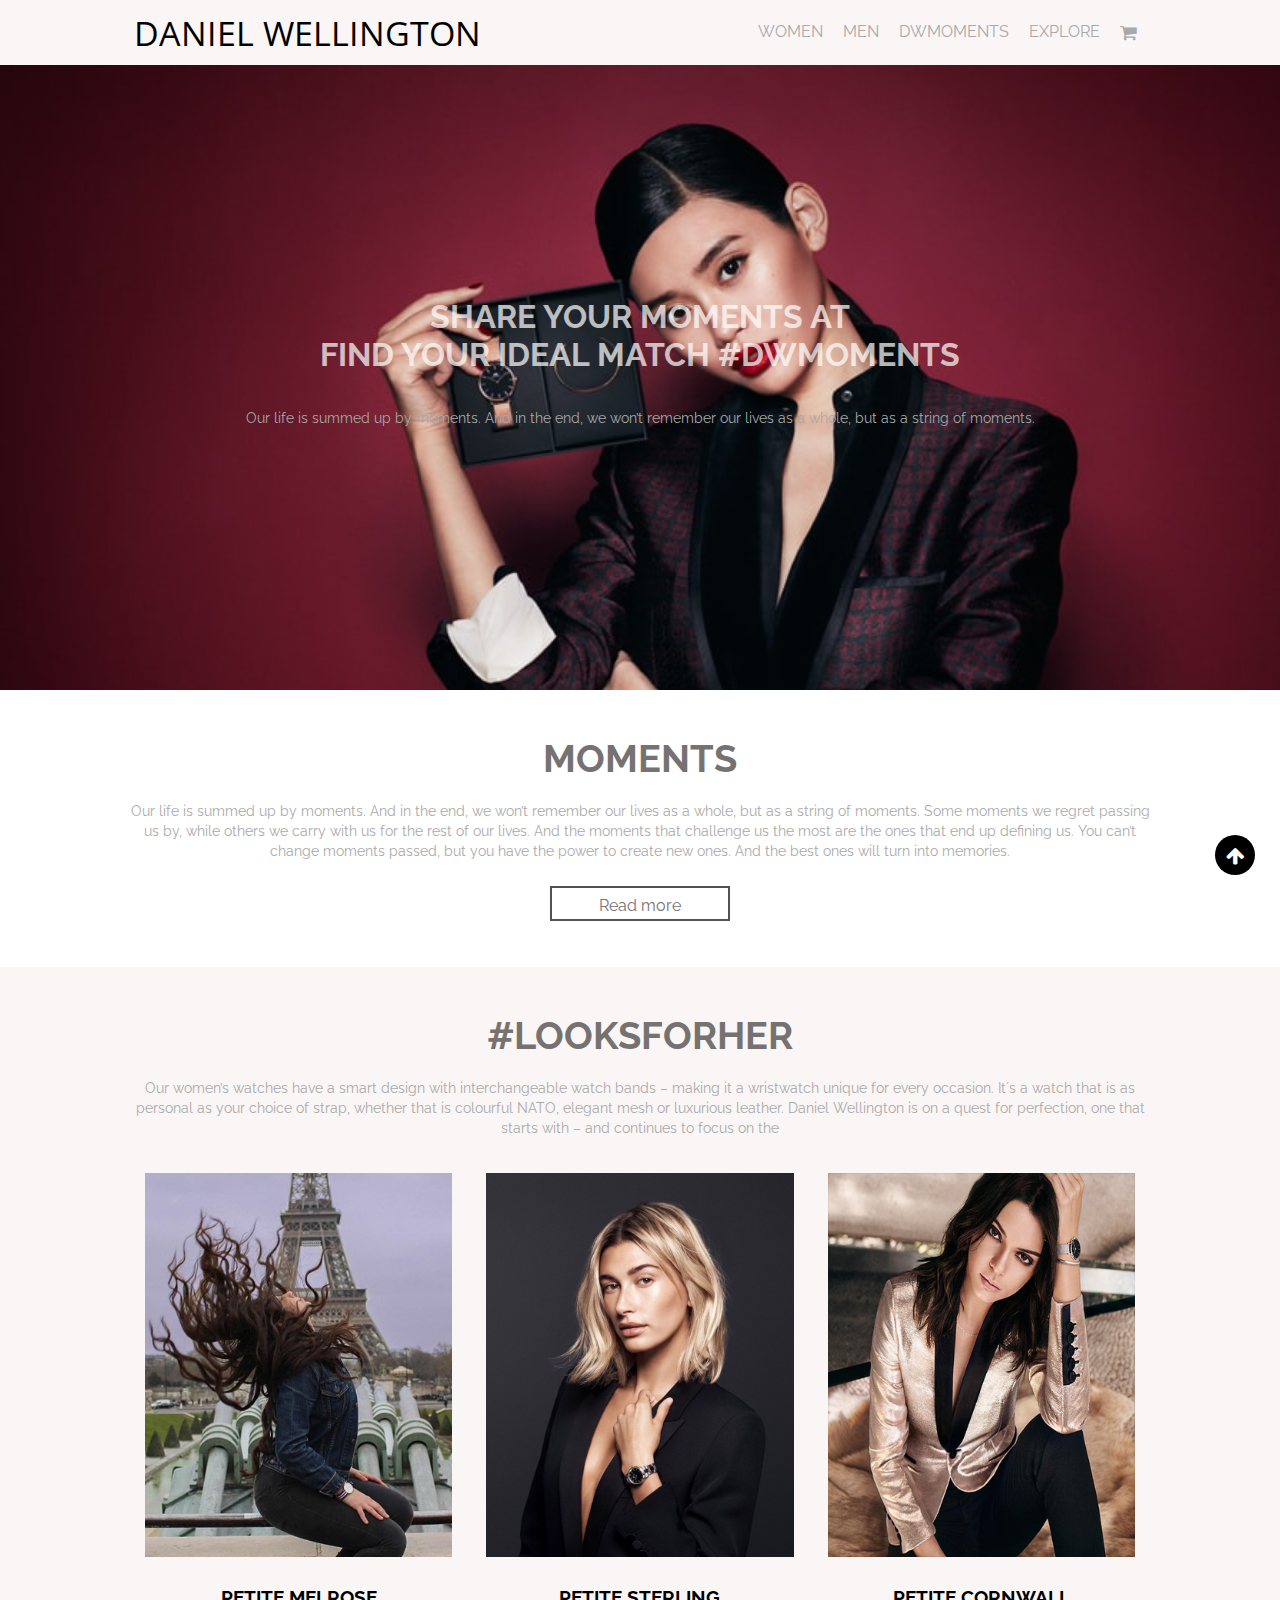
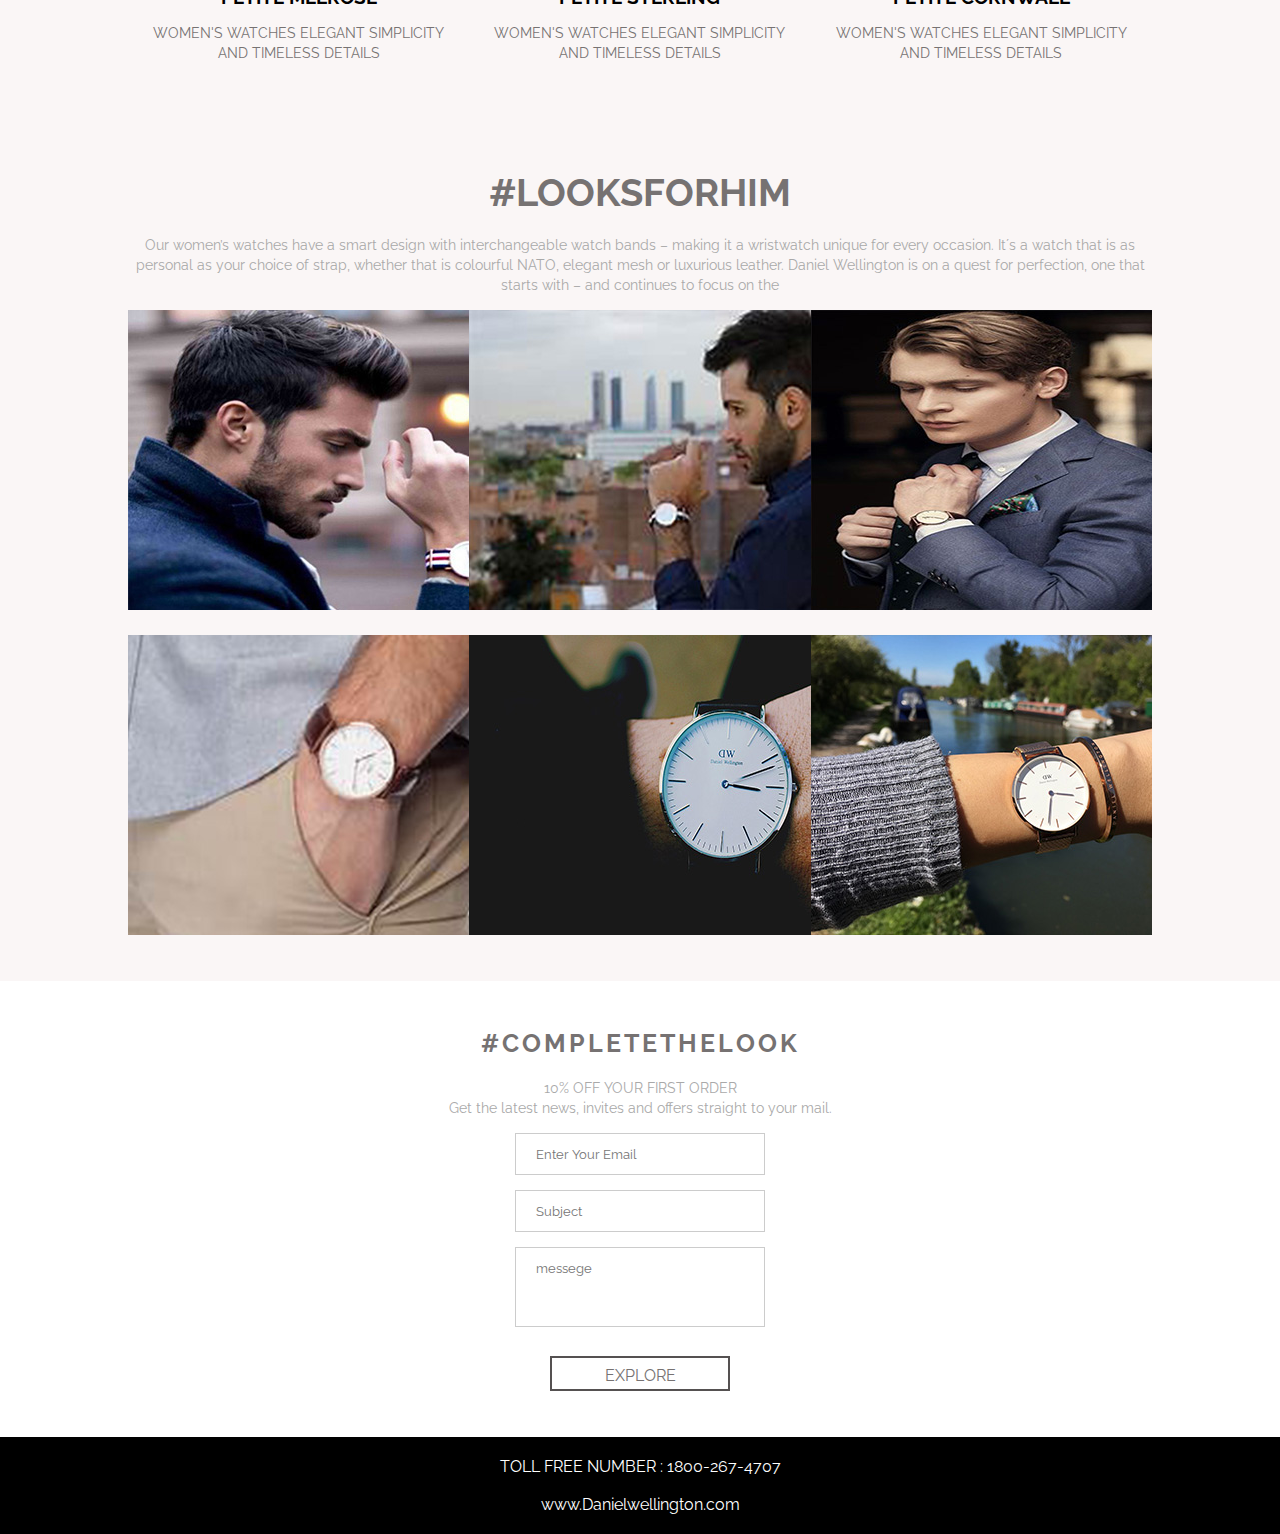
<file: DW Watch/index.html>
<!doctype html>
<html>
<head>
<meta charset="utf-8">
<title>Untitled Document</title>
<link href="style.css" rel="stylesheet" type="text/css">
<link rel="stylesheet" href="https://cdnjs.cloudflare.com/ajax/libs/font-awesome/4.7.0/css/font-awesome.min.css">
</head>

<body>
<div class="main-container" id="home">
<div class="navbar">
<div class="logo">
<a href="#home">DANIEL WELLINGTON</a>
</div>
<div class="nav-items">
<ul>
<li><a href="#women">WOMEN</a></li>
<li><a href="#men">MEN</a></li>	
<li><a href="#about">DWMOMENTS</a></li>
<li><a href="#blog">EXPLORE</a></li>	
<li><a href="#blog" style="font-size: 18px;"><i class="fa fa-shopping-cart" aria-hidden="true"></i></a></li>	
</ul>	
</div>
</div>
<div class="banner">
<div class="banner-content">
<h1>SHARE YOUR MOMENTS AT<br>
<span>FIND YOUR IDEAL MATCH</span> #DWMOMENTS</h1><br>
<p>Our life is summed up by moments. And in the end, we won’t remember our lives as a whole, but as a string of moments.</p>
</div>	
</div>
	
<div class="Moments" id="about">
<h1 class="title">Moments</h1>
<P>Our life is summed up by moments. And in the end, we won’t remember our lives as a whole, but as a string of moments. Some moments we regret passing us by, while others we carry with us for the rest of our lives. And the moments that challenge us the most are the ones that end up defining us. You can’t change moments passed, but you have the power to create new ones. And the best ones will turn into memories.</P>
<div class="btn"><a href="#">Read more</a></div>
</div>
	
<div class="women" id="women">
<h1 class="title">#LOOKSFORHER</h1>
<p>Our women’s watches have a smart design with interchangeable watch bands – making it a wristwatch unique for every occasion. It´s a watch that is as personal as your choice of strap, whether that is colourful NATO, elegant mesh or luxurious leather. Daniel Wellington is on a quest for perfection, one that starts with – and continues to focus on the </p>
<div class="wimages">
<div class="images-item">
<img src="images/image2.jpg">
<h3>PETITE MELROSE</h3>
<p>WOMEN'S WATCHES
ELEGANT SIMPLICITY AND TIMELESS DETAILS</p>
</div>
<div class="images-item">
<img src="images/image3.jpg">
<h3>PETITE STERLING</h3>
<p>WOMEN'S WATCHES
ELEGANT SIMPLICITY AND TIMELESS DETAILS</p>
</div>
<div class="images-item">
<img src="images/image4.jpg">
<h3>PETITE CORNWALL</h3>
<p>WOMEN'S WATCHES
ELEGANT SIMPLICITY AND TIMELESS DETAILS</p>
</div>
</div>
</div>
	


<div class="men" id="men">
<h1 class="title">#LOOKSFORHIM</h1>
<p>Our women’s watches have a smart design with interchangeable watch bands – making it a wristwatch unique for every occasion. It´s a watch that is as personal as your choice of strap, whether that is colourful NATO, elegant mesh or luxurious leather. Daniel Wellington is on a quest for perfection, one that starts with – and continues to focus on the </p>
<div class="men-image">
<div class="men-1">
<div class="mimages">
<img src="images/image5.jpg">
</div>
<div class="mimages">
<img src="images/image6.jpg">
</div>
<div class="mimages">
<img src="images/image7.jpg">
</div>
</div>
<div class="men-2">
<div class="mimages">
<img src="images/image8.jpg">
</div>
<div class="mimages">
<img src="images/image9.jpg">
</div>
<div class="mimages">
<img src="images/image10.jpg">
</div>
</div>
</div>
</div>
	
<div class="blog" id="blog">
<h1 class="title" style="font-size: 25px; letter-spacing:3px;">#COMPLETETHELOOK</h1>
<p>10% OFF YOUR FIRST ORDER <br>
Get the latest news, invites and offers straight to your mail.</p>
<div class="form">
<div class="form-input">
<input type="text" placeholder="Enter Your Email">
</div>
<div class="form-input">
<input type="text" placeholder="Subject">
</div>
<div class="form-input">
<textarea placeholder="messege"></textarea>
</div>
<div class="btn">
<a href="#">EXPLORE</a>	
</div>
</div>
</div>

	

	
<div class="footer">
<a href="https://www.danielwellington.com/in/">
TOLL FREE NUMBER : 1800-267-4707<br><br> www.Danielwellington.com</a>
</div>
	
<div class="arrow">
<a href="#"><i class="fa fa-arrow-up" aria-hidden="true" style="font-size: 20px; color: white;"></i></a>
</div>
</div>
	
</body>
</html>
</file>
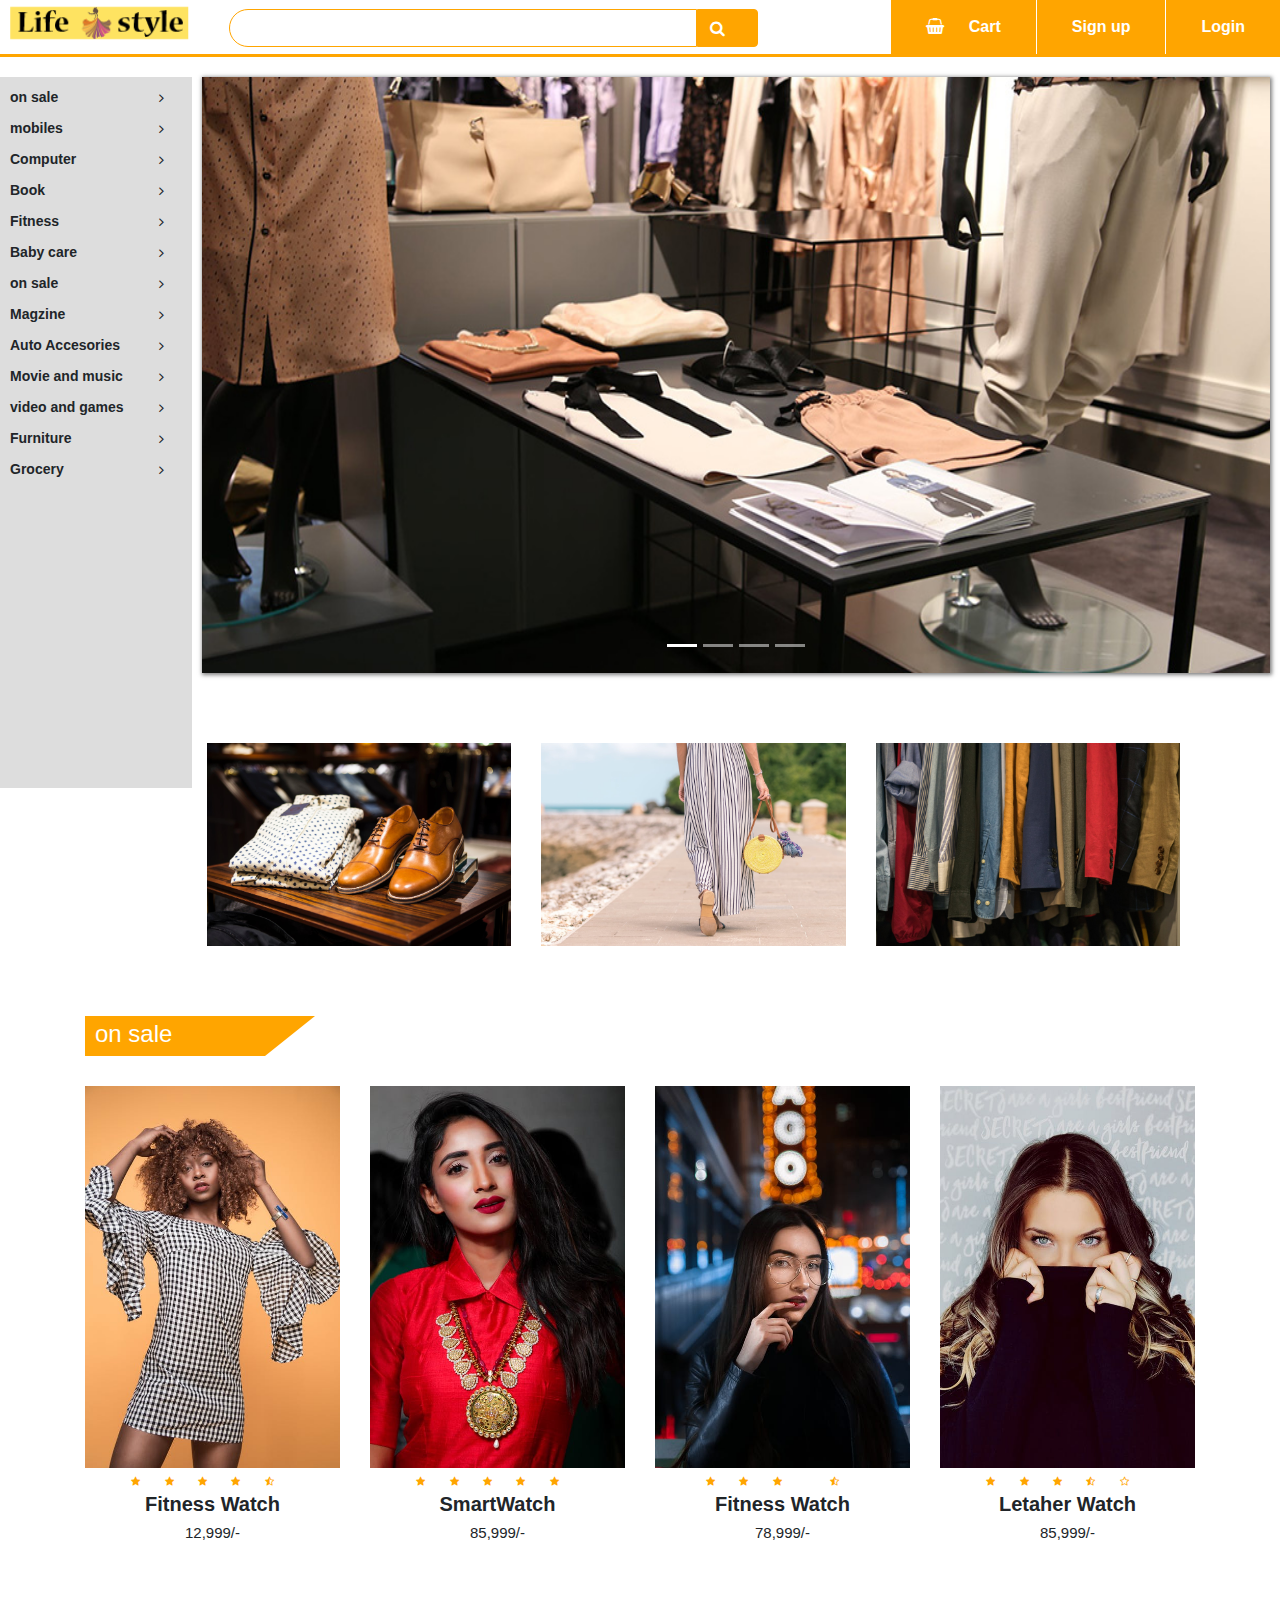
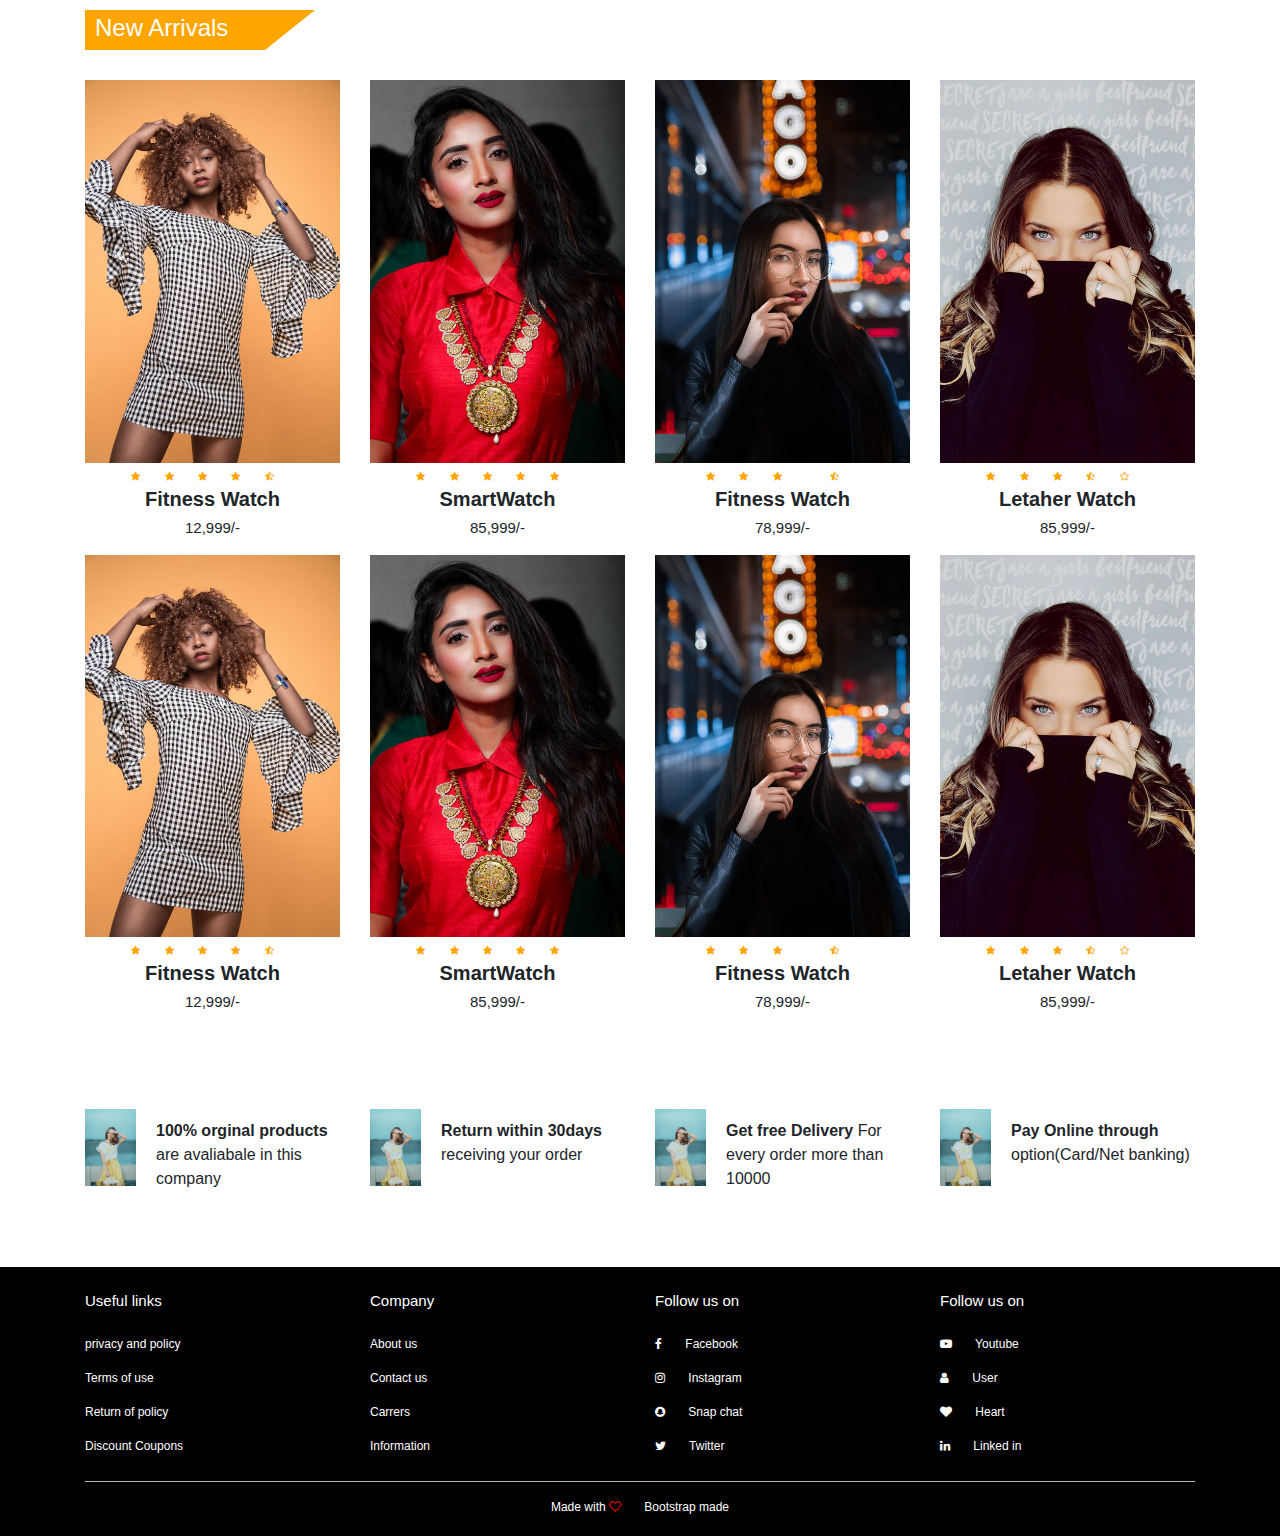
<file: shopping/index.html>
<!doctype html>
<html>
<head>
<meta charset="utf-8">
<title>index</title>
	<link href="style.css" rel="stylesheet" type="text/css"/>
	<link rel="stylesheet" href="https://stackpath.bootstrapcdn.com/bootstrap/4.3.1/css/bootstrap.min.css" type="text/css"/>
	<link href="https://stackpath.bootstrapcdn.com/font-awesome/4.7.0/css/font-awesome.min.css" rel="stylesheet" type="text/css"/>
	<script src="https://code.jquery.com/jquery-3.3.1.slim.min.js"></script>
	<script src="https://stackpath.bootstrapcdn.com/bootstrap/4.3.1/js/bootstrap.min.js"></script>
</head>

<body>
	<div class="top-nav-bar">
	<div class="search-box">
		<i class="fa fa-bars" id="menu-btn" onclick="openmenu()"></i>
		<i class="fa fa-times" id="close-btn" onclick="closemenu()"></i>
		<img src="logo.png" class="logo">
		<input type="text" class="form-control">
		<span class="input-group-text"><i class="fa fa-search"></i></span>
	</div>
		<div class="menu-bar">
			<ul>
			<li><a href="#"><i class="fa fa-shopping-basket"></i>Cart</a></li>
			<li><a href="#">Sign up</a></li>
			<li><a href="#">Login</a></li>
	        </ul>
		</div>
</div>
	<!------------------------------header------------------------------->
	<section class="header">
	<div class="side-menu" id="side-menu">
		<ul>
		<li>on sale <i class="fa fa-angle-right"></i>
			<ul>
			<li>Sub-menu-1</li>
				<li>Sub-menu-1</li>
				<li>Sub-menu-1</li>
				<li>Sub-menu-1</li>
			</ul>
			</li>
			<li>mobiles <i class="fa fa-angle-right"></i>
			<ul>
			<li>Sub-menu-2</li>
				<li>Sub-menu-2</li>
				<li>Sub-menu-2</li>
				<li>Sub-menu-2</li>
			</ul>
			</li>
			<li>Computer <i class="fa fa-angle-right"></i>
			<ul>
			<li>Sub-menu-3</li>
				<li>Sub-menu-3</li>
				<li>Sub-menu-3</li>
				<li>Sub-menu-3</li>
			</ul>
			</li>
			<li>Book<i class="fa fa-angle-right"></i>
			<ul>
			<li>Sub-menu-4</li>
				<li>Sub-menu-4</li>
				<li>Sub-menu-4</li>
				<li>Sub-menu-4</li>
			</ul>
				<li>Fitness<i class="fa fa-angle-right"></i>
			<ul>
			<li>Sub-menu-5</li>
				<li>Sub-menu-5</li>
				<li>Sub-menu-5</li>
				<li>Sub-menu-5</li>
			</ul>
			</li>
			<li>Baby care<i class="fa fa-angle-right"></i>
			<ul>
			<li>Sub-menu-6</li>
				<li>Sub-menu-6</li>
				<li>Sub-menu-6</li>
				<li>Sub-menu-6</li>
			</ul>
			</li>
			<li>on sale <i class="fa fa-angle-right"></i>
			<ul>
			<li>Sub-menu-1</li>
				<li>Sub-menu-1</li>
				<li>Sub-menu-1</li>
				<li>Sub-menu-1</li>
			</ul>
			</li>
			<li>Magzine<i class="fa fa-angle-right"></i>
			<ul>
			<li>Sub-menu-7</li>
				<li>Sub-menu-7</li>
				<li>Sub-menu-7</li>
				<li>Sub-menu-7</li>
			</ul>
			</li>
			<li>Auto Accesories<i class="fa fa-angle-right"></i>
			<ul>
			<li>Sub-menu-8</li>
				<li>Sub-menu-8</li>
				<li>Sub-menu-8</li>
				<li>Sub-menu-8</li>
			</ul>
			</li>
			<li>Movie and music<i class="fa fa-angle-right"></i>
			<ul>
			<li>Sub-menu-9</li>
				<li>Sub-menu-9</li>
				<li>Sub-menu-9</li>
				<li>Sub-menu-9</li>
			</ul>
			</li>
			<li>video and games<i class="fa fa-angle-right"></i>
			<ul>
			<li>Sub-menu-10</li>
				<li>Sub-menu-10</li>
				<li>Sub-menu-10</li>
				<li>Sub-menu-10</li>
			</ul>
			</li>
			<li>Furniture<i class="fa fa-angle-right"></i>
			<ul>
			<li>Home and kitchen</li>
				<li>Sub-menu-11</li>
				<li>Sub-menu-11</li>
				<li>Sub-menu-11</li>
			</ul>
			</li>
			<li>Grocery<i class="fa fa-angle-right"></i>
			<ul>
			<li>Home and kitchen</li>
				<li>Sub-menu-12</li>
				<li>Sub-menu-12</li>
				<li>Sub-menu-12</li>
			</ul>
			</li>
			
		
			</li>
			
		</ul>
		
		</div>
	<div class="slider">
	<div id="slider" class="carousel slide carousel-fade" data-ride="carousel">
  <div class="carousel-inner">
    <div class="carousel-item active">
      <img src="conrad-pezula-resort-and-spa-exterior-pool-at-night-590x390.jpg" class="d-block w-100">
    </div>
    <div class="carousel-item">
      <img src="7026678-sea-and-the-hills.jpg" class="d-block w-100">
    </div>
    <div class="carousel-item">
      <img src="11251903_31_z.jpg" class="d-block w-100">
    </div>
 
		<div class="carousel-item">
      <img src="istockphoto-641190034-612x612.jpg" class="d-block w-100">
    </div>
  </div>
		 <ol class="carousel-indicators">
    <li data-target="#slider" data-slide-to="0" class="active"></li>
    <li data-target="#slider" data-slide-to="1"></li>
    <li data-target="#slider" data-slide-to="2"></li>
    <li data-target="#slider" data-slide-to="3"></li>
  </ol>
 
	</div>
	</div>
	<!-------------------------------featured categories----------------------->
	<section class="featured-categories">
		<div class="container">
		<div class="row">
			<div class="col-md-4">
			<img src="pexels-photo-298863.jpeg">
			</div>
			<div class="col-md-4">
			<img src="pexels-photo-1100790.jpeg">
			</div>
			<div class="col-md-4">
		<img src="pexels-photo-1336873.jpeg">
			</div>
			</div>
		</div>
	</section>
	<!--------------------------on sale product------------------------>
	<section class="on-sale">
	<div class="container">
		<div class="title-box">
		<h2>on sale</h2>
		</div>
		<div class="row">
		<div class="col-md-3">
			<div class="product-top">
				<a href="product.html"><img src="pexels-photo-833187.jpg"></a>
			
			<div class="overlay-right">
				<button type="button" class="btn btn-secondary" value="quickshop"><i class="fa fa-eye"></i></button>
				<button type="button" class="btn btn-secondary" value="Add to Wishlist"><i class="fa fa-heart-o"></i></button>
				<button type="button" class="btn btn-secondary" value="Add to Cart"><i class="fa fa-shopping-cart"></i></button>
			</div>
			 </div>
			<div class="product-bottom text-center">
				<i class="fa fa-star"></i>
				<i class="fa fa-star"></i>
				<i class="fa fa-star"></i>
				<i class="fa fa-star"></i>
				<i class="fa fa-star-half-o"></i>
				<h3>Fitness Watch</h3>
				<h5>12,999/-</h5>
			</div>
	        </div>
			<div class="col-md-3">
			<div class="product-top">
				<a href="product.html"><img src="pexels-photo-1253364.jpg"></a>
			
			<div class="overlay-right">
				<button type="button" class="btn btn-secondary" value="quickshop"><i class="fa fa-eye"></i></button>
				<button type="button" class="btn btn-secondary" value="Add to Wishlist"><i class="fa fa-heart-o"></i></button>
				<button type="button" class="btn btn-secondary" value="Add to Cart"><i class="fa fa-shopping-cart"></i></button>
			</div>
			 </div>
			<div class="product-bottom text-center">
				<i class="fa fa-star"></i>
				<i class="fa fa-star"></i>
				<i class="fa fa-star"></i>
				<i class="fa fa-star"></i>
				<i class="fa fa-star"></i>
				<h3>SmartWatch</h3>
				<h5>85,999/-</h5>
			</div>
	        </div>
			<div class="col-md-3">
			<div class="product-top">
				<a href="product.html"><img src="pexels-photo-1707828.jpg"></a>
			
			<div class="overlay-right">
				<button type="button" class="btn btn-secondary" value="quickshop"><i class="fa fa-eye"></i></button>
				<button type="button" class="btn btn-secondary" value="Add to Wishlist"><i class="fa fa-heart-o"></i></button>
				<button type="button" class="btn btn-secondary" value="Add to Cart"><i class="fa fa-shopping-cart"></i></button>
			</div>
			 </div>
			<div class="product-bottom text-center">
				<i class="fa fa-star"></i>
				<i class="fa fa-star"></i>
				<i class="fa fa-star"></i>
				<i class="fa fa-star-"></i>
				<i class="fa fa-star-half-o"></i>
				<h3>Fitness Watch</h3>
				<h5>78,999/-</h5>
			</div>
	        </div>
			<div class="col-md-3">
			<div class="product-top">
				<a href="product.html"><img src="pexels-photo-905913.jpg"></a>
			
			<div class="overlay-right">
				<button type="button" class="btn btn-secondary" value="quickshop"><i class="fa fa-eye"></i></button>
				<button type="button" class="btn btn-secondary" value="Add to Wishlist"><i class="fa fa-heart-o"></i></button>
				<button type="button" class="btn btn-secondary" value="Add to Cart"><i class="fa fa-shopping-cart"></i></button>
			</div>
			 </div>
			<div class="product-bottom text-center">
				<i class="fa fa-star"></i>
				<i class="fa fa-star"></i>
				<i class="fa fa-star"></i>
				<i class="fa fa-star-half-o"></i>
				<i class="fa fa-star-o"></i>
				<h3>Letaher Watch</h3>
				<h5>85,999/-</h5>
			</div>
	        </div>

		</div>
		
		</div>
	
	
	</section>
	<!-----------------------------new products-------------------------->
	<section class="new-products">
		<div class="container">
		<div class="title-box">
		<h2>New Arrivals</h2>
		</div>
		<div class="row">
		<div class="col-md-3">
			<div class="product-top">
				<img src="pexels-photo-833187.jpg">
			
			<div class="overlay-right">
				<button type="button" class="btn btn-secondary" value="quickshop"><i class="fa fa-eye"></i></button>
				<button type="button" class="btn btn-secondary" value="Add to Wishlist"><i class="fa fa-heart-o"></i></button>
				<button type="button" class="btn btn-secondary" value="Add to Cart"><i class="fa fa-shopping-cart"></i></button>
			</div>
			 </div>
			<div class="product-bottom text-center">
				<i class="fa fa-star"></i>
				<i class="fa fa-star"></i>
				<i class="fa fa-star"></i>
				<i class="fa fa-star"></i>
				<i class="fa fa-star-half-o"></i>
				<h3>Fitness Watch</h3>
				<h5>12,999/-</h5>
			</div>
	        </div>
			<div class="col-md-3">
			<div class="product-top">
				<img src="pexels-photo-1253364.jpg">
			
			<div class="overlay-right">
				<button type="button" class="btn btn-secondary" value="quickshop"><i class="fa fa-eye"></i></button>
				<button type="button" class="btn btn-secondary" value="Add to Wishlist"><i class="fa fa-heart-o"></i></button>
				<button type="button" class="btn btn-secondary" value="Add to Cart"><i class="fa fa-shopping-cart"></i></button>
			</div>
			 </div>
			<div class="product-bottom text-center">
				<i class="fa fa-star"></i>
				<i class="fa fa-star"></i>
				<i class="fa fa-star"></i>
				<i class="fa fa-star"></i>
				<i class="fa fa-star"></i>
				<h3>SmartWatch</h3>
				<h5>85,999/-</h5>
			</div>
	        </div>
			<div class="col-md-3">
			<div class="product-top">
				<img src="pexels-photo-1707828.jpg">
			
			<div class="overlay-right">
				<button type="button" class="btn btn-secondary" value="quickshop"><i class="fa fa-eye"></i></button>
				<button type="button" class="btn btn-secondary" value="Add to Wishlist"><i class="fa fa-heart-o"></i></button>
				<button type="button" class="btn btn-secondary" value="Add to Cart"><i class="fa fa-shopping-cart"></i></button>
			</div>
			 </div>
			<div class="product-bottom text-center">
				<i class="fa fa-star"></i>
				<i class="fa fa-star"></i>
				<i class="fa fa-star"></i>
				<i class="fa fa-star-"></i>
				<i class="fa fa-star-half-o"></i>
				<h3>Fitness Watch</h3>
				<h5>78,999/-</h5>
			</div>
	        </div>
			<div class="col-md-3">
			<div class="product-top">
				<img src="pexels-photo-905913.jpg">
			
			<div class="overlay-right">
				<button type="button" class="btn btn-secondary" value="quickshop"><i class="fa fa-eye"></i></button>
				<button type="button" class="btn btn-secondary" value="Add to Wishlist"><i class="fa fa-heart-o"></i></button>
				<button type="button" class="btn btn-secondary" value="Add to Cart"><i class="fa fa-shopping-cart"></i></button>
			</div>
			 </div>
			<div class="product-bottom text-center">
				<i class="fa fa-star"></i>
				<i class="fa fa-star"></i>
				<i class="fa fa-star"></i>
				<i class="fa fa-star-half-o"></i>
				<i class="fa fa-star-o"></i>
				<h3>Letaher Watch</h3>
				<h5>85,999/-</h5>
			</div>
	        </div>
			<div class="col-md-3">
			<div class="product-top">
				<img src="pexels-photo-833187.jpg">
			
			<div class="overlay-right">
				<button type="button" class="btn btn-secondary" value="quickshop"><i class="fa fa-eye"></i></button>
				<button type="button" class="btn btn-secondary" value="Add to Wishlist"><i class="fa fa-heart-o"></i></button>
				<button type="button" class="btn btn-secondary" value="Add to Cart"><i class="fa fa-shopping-cart"></i></button>
			</div>
			 </div>
			<div class="product-bottom text-center">
				<i class="fa fa-star"></i>
				<i class="fa fa-star"></i>
				<i class="fa fa-star"></i>
				<i class="fa fa-star"></i>
				<i class="fa fa-star-half-o"></i>
				<h3>Fitness Watch</h3>
				<h5>12,999/-</h5>
			</div>
	        </div>
			<div class="col-md-3">
			<div class="product-top">
				<img src="pexels-photo-1253364.jpg">
			
			<div class="overlay-right">
				<button type="button" class="btn btn-secondary" value="quickshop"><i class="fa fa-eye"></i></button>
				<button type="button" class="btn btn-secondary" value="Add to Wishlist"><i class="fa fa-heart-o"></i></button>
				<button type="button" class="btn btn-secondary" value="Add to Cart"><i class="fa fa-shopping-cart"></i></button>
			</div>
			 </div>
			<div class="product-bottom text-center">
				<i class="fa fa-star"></i>
				<i class="fa fa-star"></i>
				<i class="fa fa-star"></i>
				<i class="fa fa-star"></i>
				<i class="fa fa-star"></i>
				<h3>SmartWatch</h3>
				<h5>85,999/-</h5>
			</div>
	        </div>
			<div class="col-md-3">
			<div class="product-top">
				<img src="pexels-photo-1707828.jpg">
			
			<div class="overlay-right">
				<button type="button" class="btn btn-secondary" value="quickshop"><i class="fa fa-eye"></i></button>
				<button type="button" class="btn btn-secondary" value="Add to Wishlist"><i class="fa fa-heart-o"></i></button>
				<button type="button" class="btn btn-secondary" value="Add to Cart"><i class="fa fa-shopping-cart"></i></button>
			</div>
			 </div>
			<div class="product-bottom text-center">
				<i class="fa fa-star"></i>
				<i class="fa fa-star"></i>
				<i class="fa fa-star"></i>
				<i class="fa fa-star-"></i>
				<i class="fa fa-star-half-o"></i>
				<h3>Fitness Watch</h3>
				<h5>78,999/-</h5>
			</div>
	        </div>
			<div class="col-md-3">
			<div class="product-top">
				<img src="pexels-photo-905913.jpg">
			
			<div class="overlay-right">
				<button type="button" class="btn btn-secondary" value="quickshop"><i class="fa fa-eye"></i></button>
				<button type="button" class="btn btn-secondary" value="Add to Wishlist"><i class="fa fa-heart-o"></i></button>
				<button type="button" class="btn btn-secondary" value="Add to Cart"><i class="fa fa-shopping-cart"></i></button>
			</div>
			 </div>
			<div class="product-bottom text-center">
				<i class="fa fa-star"></i>
				<i class="fa fa-star"></i>
				<i class="fa fa-star"></i>
				<i class="fa fa-star-half-o"></i>
				<i class="fa fa-star-o"></i>
				<h3>Letaher Watch</h3>
				<h5>85,999/-</h5>
			</div>
	        </div>
		</div>
		</div>
	</section>
	<!------------------------------website-features------------------->
	<section class="website-features">
	<div class="container">
		<div class="row">
		<div class="col-md-3 feature-box">
			<img src="pexels-photo-884979.jpg">
			<div class="feature-text">
				<p><b>100% orginal products</b> are avaliabale in this company</p>
			</div>
			</div>
			<div class="col-md-3 feature-box">
			<img src="pexels-photo-884979.jpg">
			<div class="feature-text">
				<p><b>Return within 30days</b> receiving your order </p>
			</div>
			</div>
			<div class="col-md-3 feature-box">
			<img src="pexels-photo-884979.jpg">
			<div class="feature-text">
				<p><b>Get free Delivery </b> For every order more than 10000 </p>
			</div>
			</div>
			<div class="col-md-3 feature-box">
		<img src="pexels-photo-884979.jpg">
			<div class="feature-text">
				<p><b>Pay Online through </b> option(Card/Net banking)</p>
			</div>
			</div>
		</div>
		
		</div>
	</section>
	<!----------------------------------footer------------------------------->
	<section class="footer">
	<div class="container">
	<div class="row">
	<div class="col-md-3">
	<h1>Useful links</h1>	
	<p>privacy and policy</p>
	<p>Terms of use</p>
	<p>Return of policy</p>
	<p>Discount Coupons</p>
	</div>
	<div class="col-md-3">
	<h1>Company</h1>	
	<p>About us</p>
	<p>Contact us</p>
	<p>Carrers</p>
	<p>Information</p>
	</div>
	<div class="col-md-3">
	<h1>Follow us on</h1>	
	<p><i class="fa fa-facebook"></i>  Facebook</p>
	<p><i class="fa fa-instagram"></i>  Instagram</p>
	<p><i class="fa fa-snapchat"></i>  Snap chat</p>
	<p><i class="fa fa-twitter"></i>  Twitter</p>
	</div>
	<div class="col-md-3">
	<h1>Follow us on</h1>	
	<p><i class="fa fa-youtube-play"></i> Youtube</p>
	<p><i class="fa fa-user"></i>  User</p>
	<p><i class="fa fa-heart"></i>  Heart</p>
	<p><i class="fa fa-linkedin"></i> Linked in</p>
	</div>
	</div>	
	<hr>
		<p class="copyrights">Made with <i class="fa fa-heart-o"></i>  Bootstrap made</p>
	</div>
	</section>
	<script>
	function openmenu()
		{
			document.getElementById("side-menu").style.display="block";
			document.getElementById("menu-btn").style.display="none";
			document.getElementById("close-btn").style.display="block";
		}
		function closemenu()
		{
			document.getElementById("side-menu").style.display="none";
			document.getElementById("menu-btn").style.display="block";
			document.getElementById("close-btn").style.display="none";
		}
	
	
	
	</script>
</body>
</html>
</file>
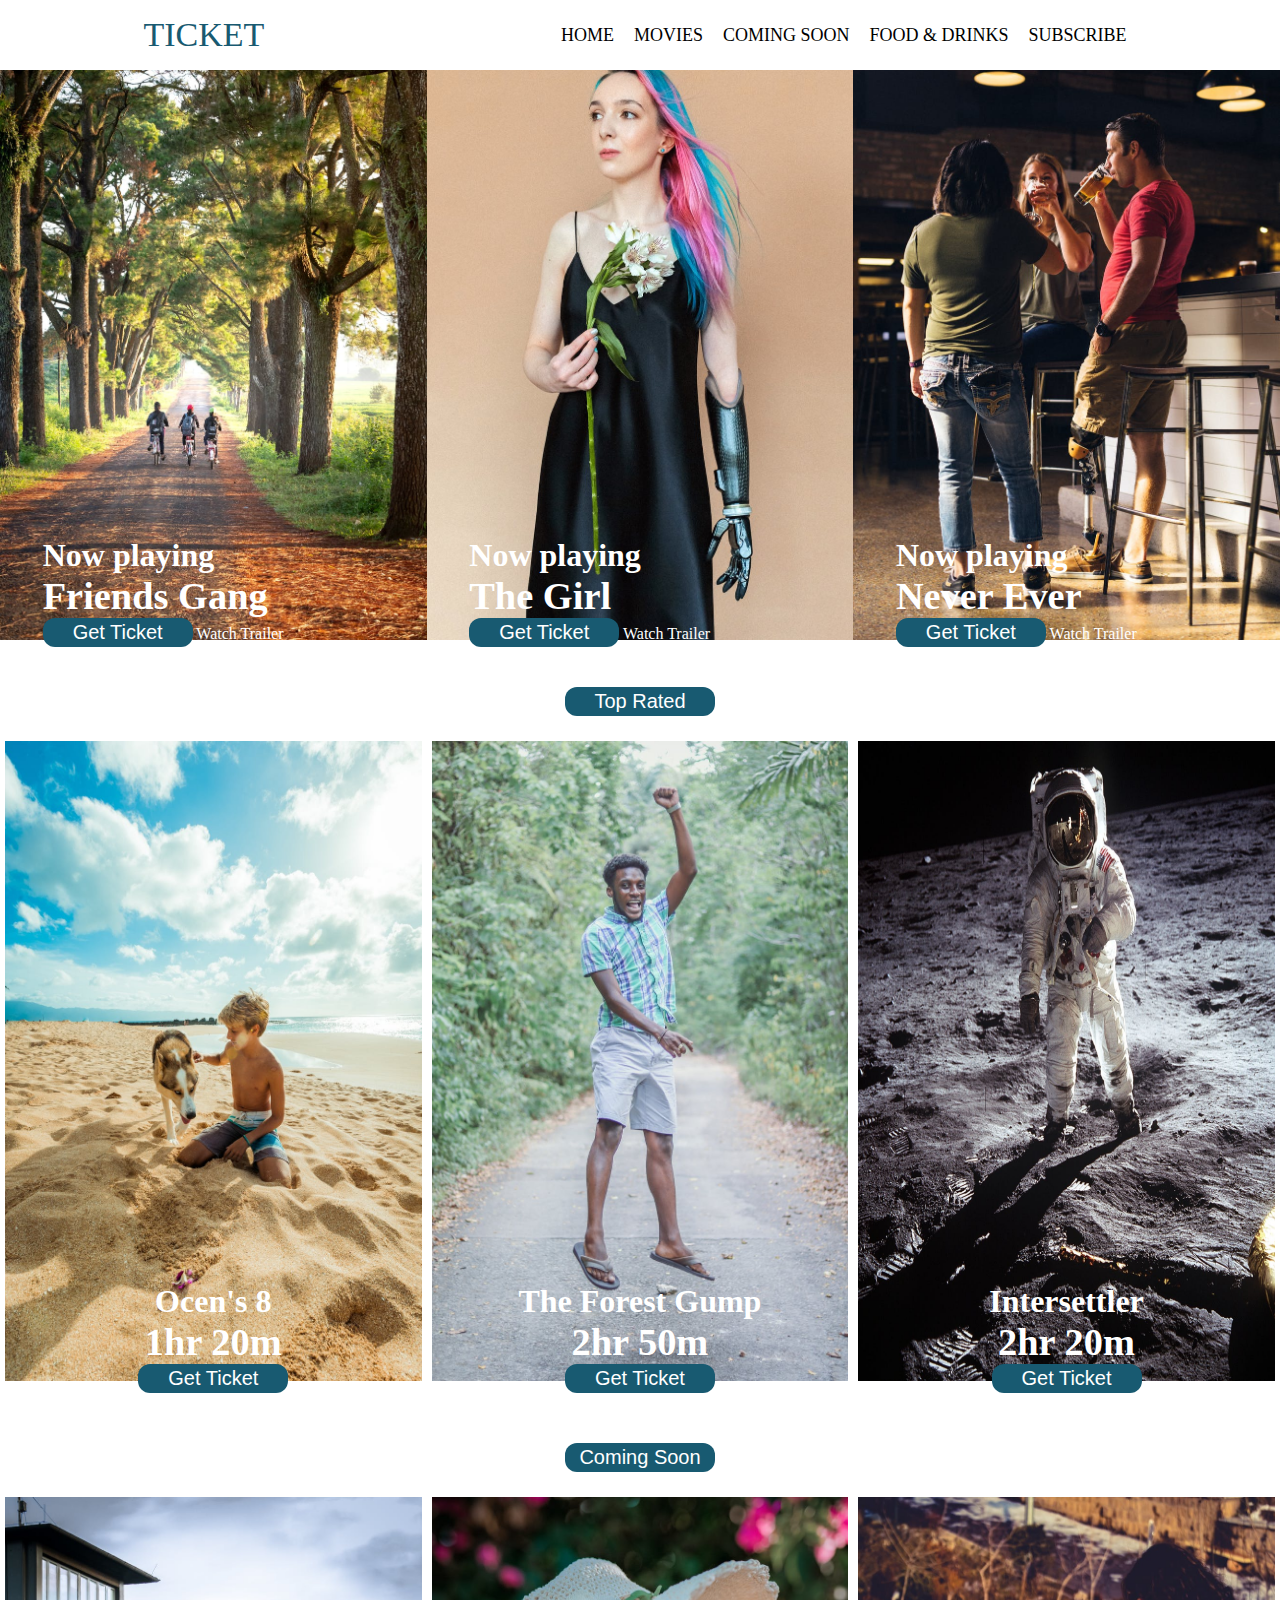
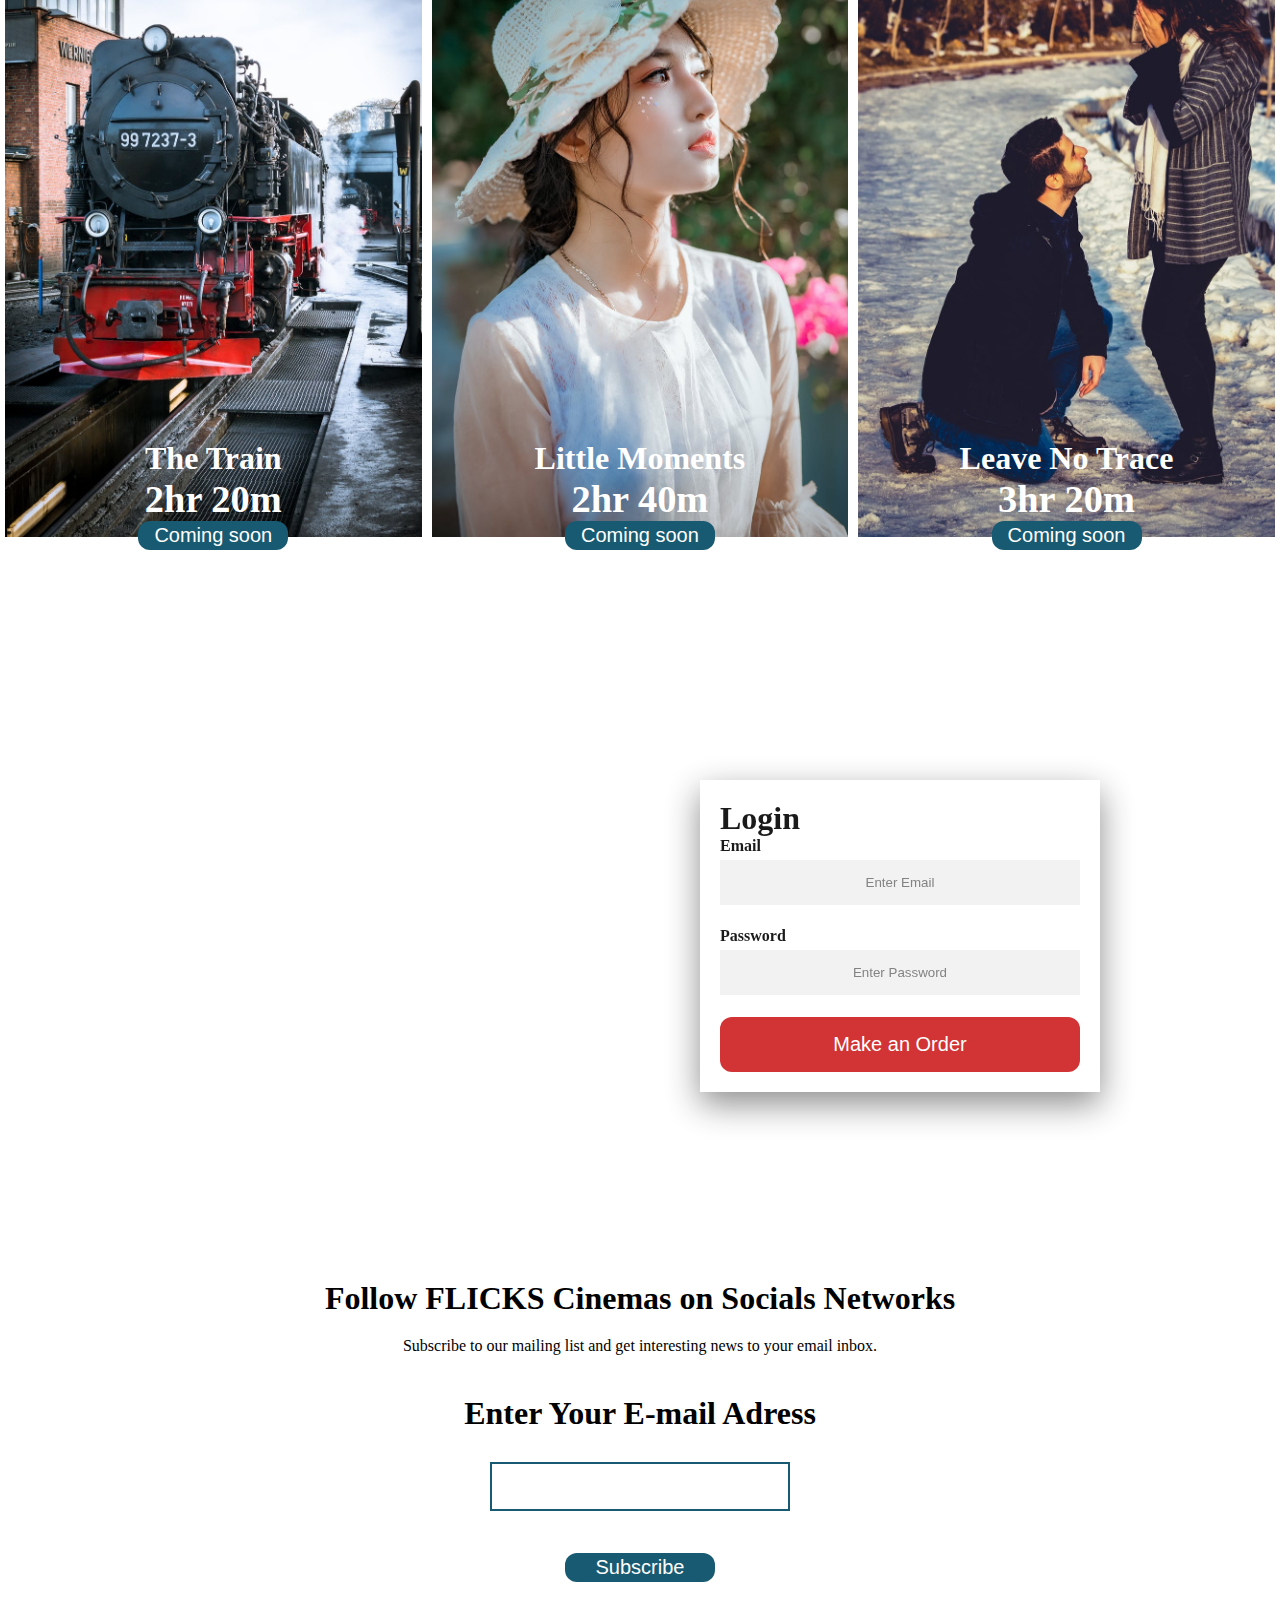
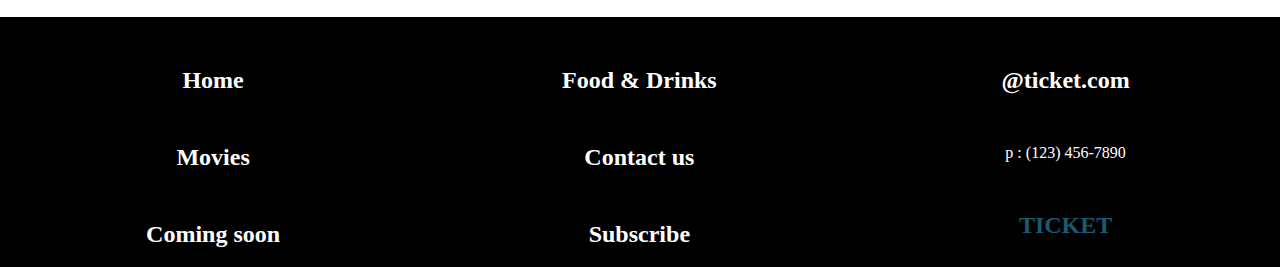
<file: Ticket/index.html>
<!doctype html>
<html>
<head>
<meta charset="utf-8">
<title>Untitled Document</title>
<link href="style.css" rel="stylesheet" type="text/css">
</head>

<body>
<div id="home">
<div class="header" id="main-container">
<div class="navbar">
<div class="logo"><a href="#">TICKET</a></div>
<div class="nav-items">
<ul>
<li><a href="#home">Home</a></li>
<li><a href="#top-rated">Movies</a></li>	
<li><a href="#coming-soon">Coming soon</a></li>	
<li><a href="#fooddrinks">Food & Drinks</a></li>	
<li><a href="#subscribe">Subscribe</a></li>
</ul>	
</div>	
</div>	
</div>
<div class="row">
  <div class="column">
    <img src="imgaes/pexels-photo-3009803.jpeg" alt="Snow" style="width:100%" height="70%;">
	<h1>Now playing<br><big>Friends Gang</big></h1>
	 <p><button type="button">Get Ticket</button> Watch Trailer</p>
  </div>
  <div class="column">
    <img src="imgaes/pexels-photo-3732664.jpeg" alt="Forest" style="width:100%" height="70%;">
	 <h1>Now playing<br><big>The Girl</big></h1>
	 <p><button type="button">Get Ticket</button> Watch Trailer</p>
  </div>
  <div class="column">
    <img src="imgaes/pexels-photo-3009796.jpeg" alt="Mountains" style="width:100%" height="70%;">
	 <h1>Now playing<br><big>Never Ever</big></h1>
	 <p><button type="button">Get Ticket</button> Watch Trailer</p>
  </div>
</div>
</div>
	
<div id="top-rated">
<div class="toprated" style="padding:40px 0px 40px 0px; text-align:center;">
<div class="top">
<button class="top1" style="align-content: center; align-items: center; text-align: center;">Top Rated</button>
<div class="row">
<div class="column">
    <img src="imgaes/pexels-photo-1143005.jpeg" style="width:100%" height="60%;">
	<h1>Ocen's 8<br><big>1hr 20m  </big></h1>
	 <p><button type="button">Get Ticket</button></p>
  </div>
  <div class="column">
    <img src="imgaes/pexels-photo-3780854.jpeg" alt="Forest" style="width:100%" height="60%;">
	 <h1>The Forest Gump<br><big>2hr 50m </big></h1>
	 <p><button type="button">Get Ticket</button></p>
  </div>
  <div class="column">
    <img src="imgaes/moon-landing-apollo-11-nasa-buzz-aldrin-41162.jpeg" alt="Mountains" style="width:100%" height="60%;">
	 <h1>Intersettler<br><big>2hr 20m </big></h1>
	 <p><button type="button">Get Ticket</button></p>
  </div>
</div>	
</div>	
</div>
</div>

<div id="coming-soon">	
<div class="toprated" style="padding:10px 0px 40px 0px; text-align:center;">
<div class="top">
<button class="top1" style="align-content: center; align-items: center; text-align: center;">Coming Soon</button>
<div class="row">
<div class="column">
    <img src="imgaes/pexels-photo-258347.jpeg" alt="Snow" style="width:100%" height="60%;">
	<h1>The Train<br><big>2hr 20m  </big></h1>
	 <p><button type="button">Coming soon</button></p>
  </div>
  <div class="column">
    <img src="imgaes/pexels-photo-1382731.jpeg" alt="Forest" style="width:100%" height="60%;">
	 <h1>Little Moments<br><big>2hr 40m </big></h1>
	 <p><button type="button">Coming soon</button></p>
  </div>
  <div class="column">
    <img src="imgaes/pexels-photo-878668.jpeg" alt="Mountains" style="width:100%" height="60%;">
	 <h1>Leave No Trace<br><big>3hr 20m </big></h1>
	 <p><button type="button">Coming soon</button></p>
  </div>
</div>	
</div>	
</div>
</div>

<div id="fooddrinks">
<div class="bg-img" style="padding:10px 0px 10px 0;">
  <form action="/action_page.php" class="container">
    <h1>Login</h1>

    <label for="email"><b>Email</b></label>
    <input type="text" placeholder="Enter Email" name="email" required>

    <label for="psw"><b>Password</b></label>
    <input type="password" placeholder="Enter Password" name="psw" required>

    <button type="submit" class="btn">Make an Order</button>
  </form>
</div>
</div>

<div id="subscribe">
<div class="subscribe">
<h1 style="text-align: center; margin-top: 40px;">Follow FLICKS Cinemas on Socials Networks</h1>
<p style="text-align: center;">Subscribe to our mailing list and get interesting news to your email inbox.</p>
<h1 style="text-align: center; margin-top: 40px;">Enter Your E-mail Adress<br>
	<input type="text" style="border: 2px solid #185A71; width: 300px; text-align: center; margin-top: 30px; background-color:#fff;">
	</h1>
<p><button type="button">Subscribe</button></p>
</div>
	
<div class="footer" style="align-content: center; align-items: center; text-align: center; padding: 15px 0px 0px 0px;">
<div class="content" style="text-align: center;">	
<div class="column1">
  <h2>Home</h2>
	 <h2>Movies</h2>
	 <h2>Coming soon</h2>

</div>
<div class="column1">
 <h2>Food & Drinks</h2>
  <h2>Contact us</h2>
 <h2>Subscribe</h2>
</div>
<div class="column1">
 <h2>@ticket.com</h2>
  <p>p : (123) 456-7890</p>
 <h2 style="color: #185A71">TICKET</h2>
</div>
</div>	
</div>
</div>
</body>
</html>
</file>
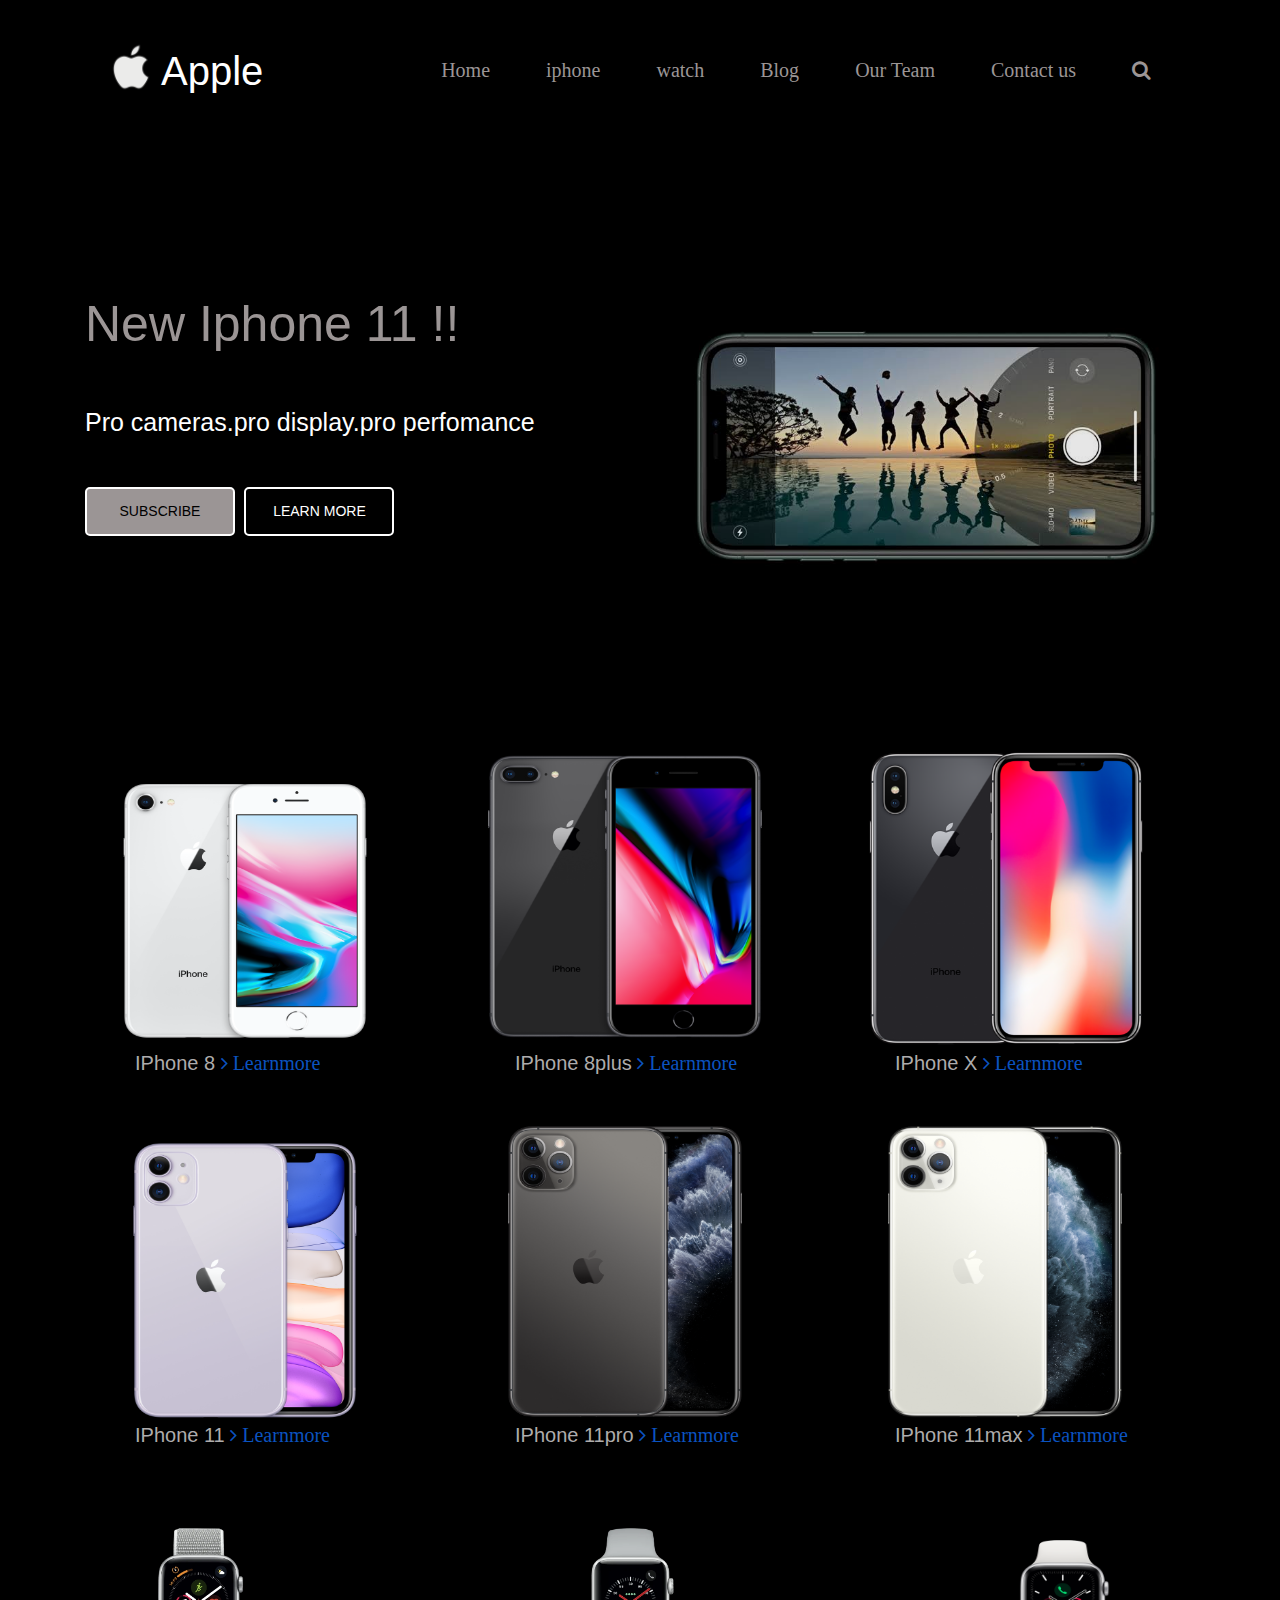
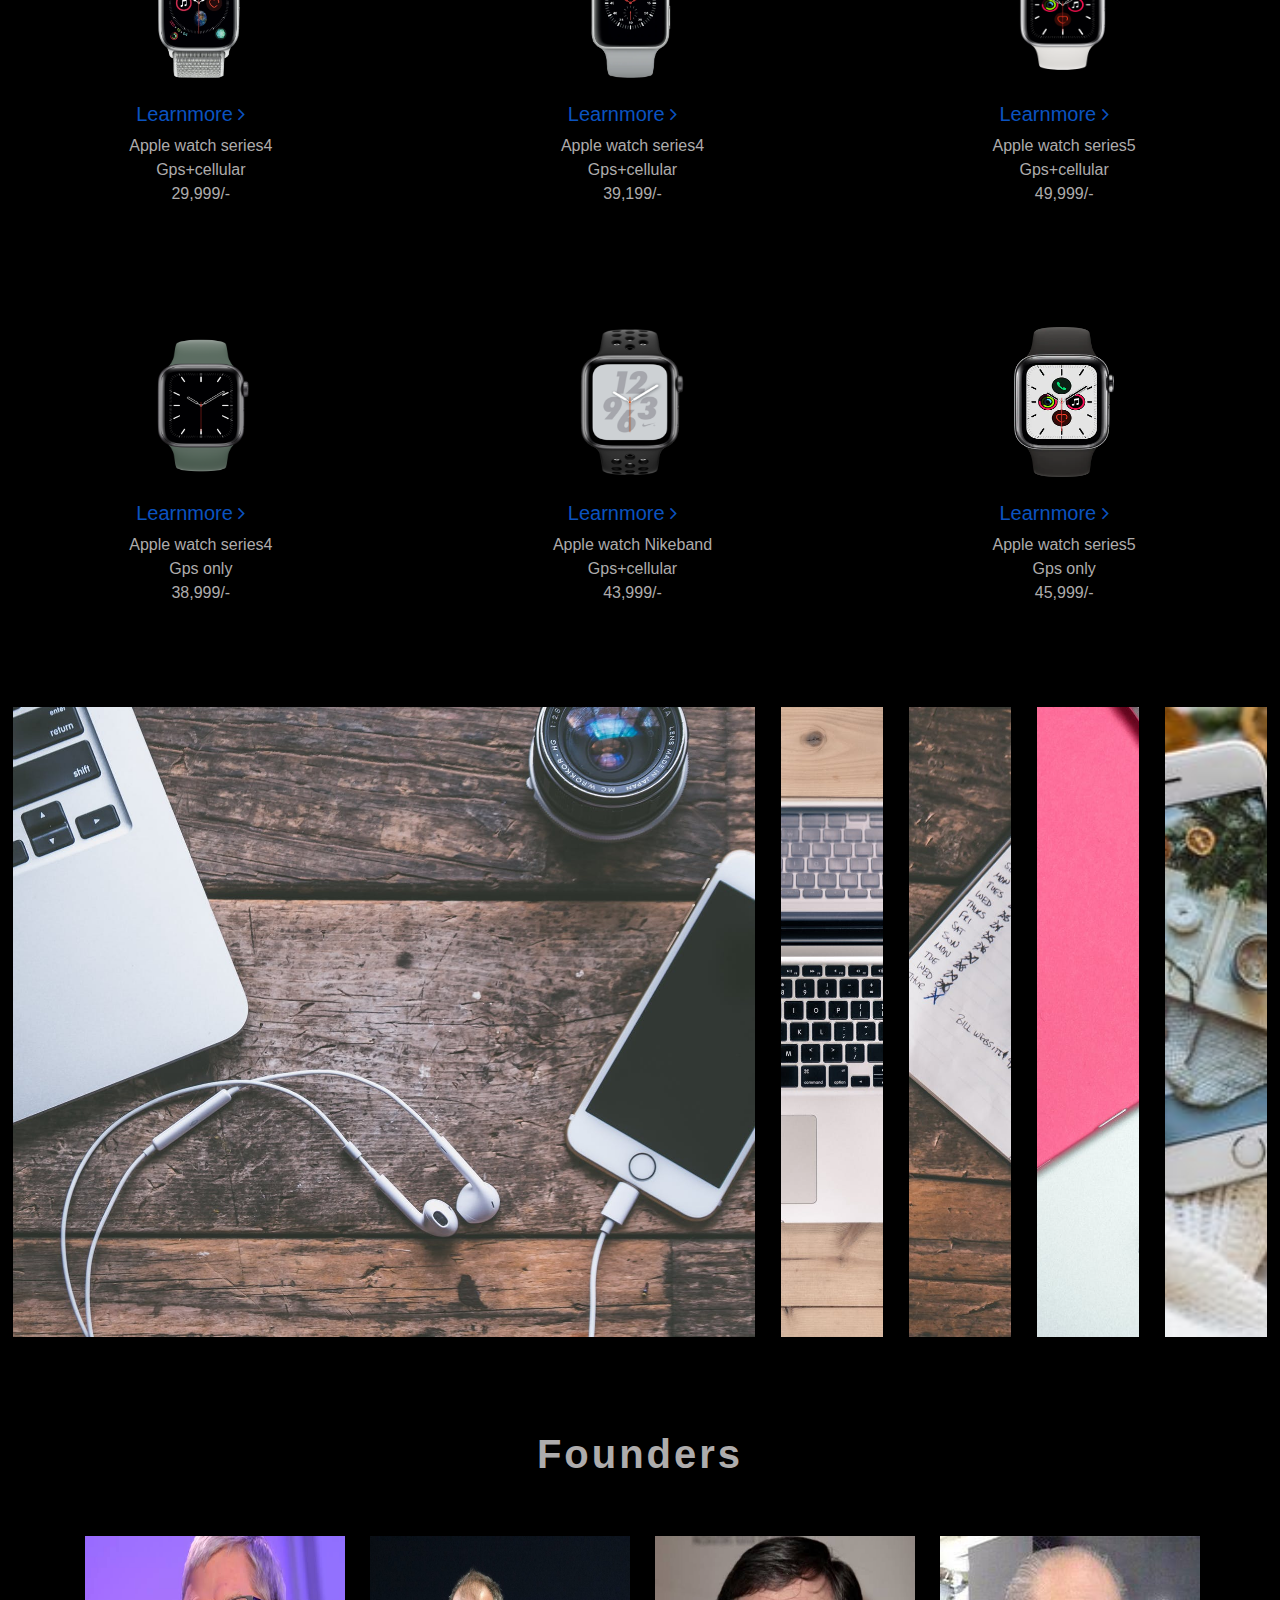
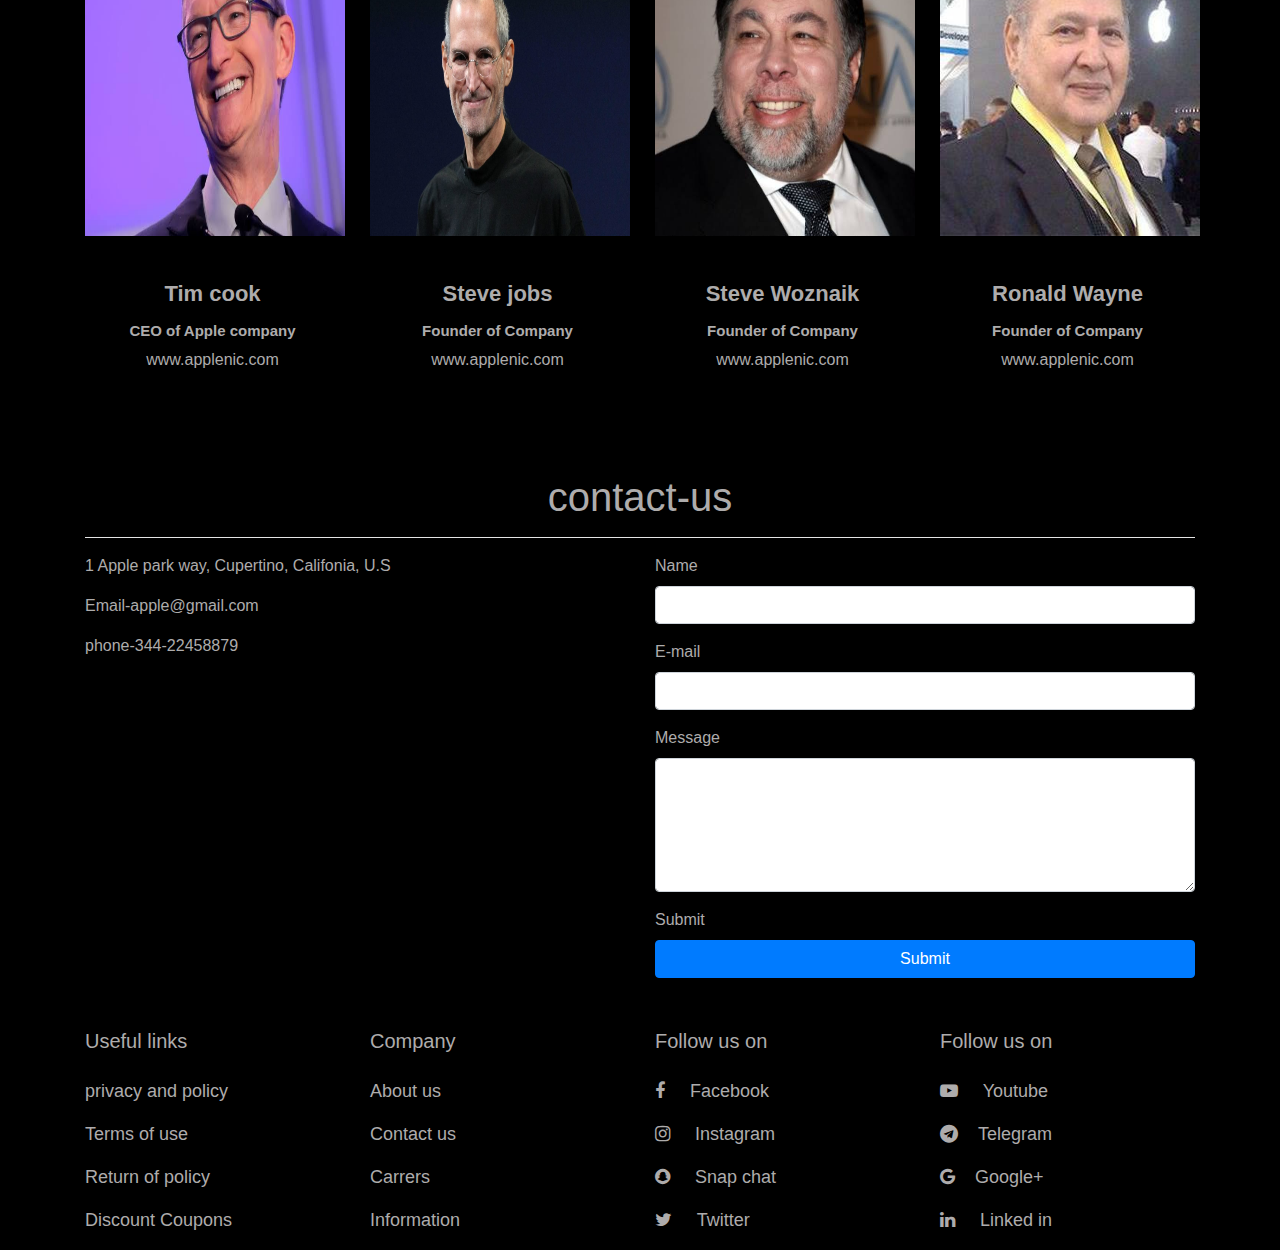
<file: apple/apple.html>
<!doctype html>
<html>
<head>
<meta charset="utf-8">
<title>Untitled Document</title>
	<link href="style.css" rel="stylesheet" type="text/css"/>
	<link href="style.css" rel="stylesheet" type="text/css"/>
	<link href="https://stackpath.bootstrapcdn.com/font-awesome/4.7.0/css/font-awesome.min.css" rel="stylesheet"/>
<link href="https://stackpath.bootstrapcdn.com/bootstrap/4.3.1/css/bootstrap.min.css" rel="stylesheet"/>
	<script src="https://code.jquery.com/jquery-3.3.1.slim.min.js"></script>
<script src="https://stackpath.bootstrapcdn.com/bootstrap/4.3.1/js/bootstrap.min.js"> </script>
	
</head>

<body>
<section id="home">
	<section class="header">
	<div class="container">
		<nav class="navbar navbar-expand-lg navbar-light">
  <a class="navbar-brand" href="#"><img src="logo.png">Apple</a>
  <button class="navbar-toggler" type="button" data-toggle="collapse" data-target="#navbarNav" aria-controls="navbarNav" aria-expanded="false">
   <i class="fa fa-bars"></i>
  </button>
  <div class="collapse navbar-collapse" id="navbarNav">
    <ul class="navbar-nav ml-auto text-right">
      <li class="nav-item">
        <a class="nav-link" href="#home">Home</a>
      </li>
      <li class="nav-item">
        <a class="nav-link" href="#albums">iphone</a>
      </li>
      <li class="nav-item">
        <a class="nav-link" href="#watch">watch</a>
      </li>
		<li class="nav-item">
        <a class="nav-link" href="#product">Blog</a>
      </li>
      <li class="nav-item">
        <a class="nav-link" href="#ourteam">Our Team</a>
      </li>
		  <li class="nav-item">
        <a class="nav-link" href="#contact-us">Contact us</a>
      </li>
		 <li class="nav-item">
        <a class="nav-link" href="#"><i class="fa fa-search"></i></a>
      </li>
    </ul>
  </div>
</nav>
	<div class="row banner">
		<div class="col-md-6">
		<h1> New Iphone 11 !!</h1>
			<p>Pro cameras.pro display.pro perfomance</p>
			<a href="#" class="express-btn">SUBSCRIBE</a>
			<a href="#">LEARN MORE</a>
		</div>
		<div class="col-md-6 text-center">
		<img src="images (5).jpg" class="img-fluid">
		</div>
		</div>
    </div>
    </section>
	
	    <section id="albums">
		<section class="featured-categories">
		<div class="container">
		<div class="row">
			<div class="col-md-4">
			<img src="iphone8-.png">
			<h5>IPhone 8 <i class="fa fa-angle-right"> Learnmore</i></h5>
			
			</div>
			<div class="col-md-4">
			<img src="iphone8-plus.png">
				<h5>IPhone 8plus <i class="fa fa-angle-right"> Learnmore</i></h5>
		
			</div>
			<div class="col-md-4">
		<img src="iPhone-X.png">
				<h5>IPhone X <i class="fa fa-angle-right"> Learnmore</i></h5>
				
			</div>
				<div class="col-md-4">
			<img src="iphone11.png">
					<h5>IPhone 11 <i class="fa fa-angle-right"> Learnmore</i></h5>
			
			</div>
			<div class="col-md-4">
			<img src="iphone-11-pro.png">
				<h5>IPhone 11pro <i class="fa fa-angle-right"> Learnmore</i></h5>
				
			</div>
			<div class="col-md-4">
		<img src="iphone-11-pro-max.png">
				<h5>IPhone 11max <i class="fa fa-angle-right"> Learnmore</i></h5>
				
			</div>
			</div>
		</div>
	</section>
			</section>
	
	
	<section id="watch">
<div class="row text-center mr-0 mt-0" style="padding-top: 73px;">
<div class="col-sm-4">
<img  src="watch 4.webp" width="225" height="150">
<h5  class="mt-4">  Learnmore <i class="fa fa-angle-right"></i></h5>
<li>Apple watch series4</li>
<li>Gps+cellular</li>
<li>29,999/-</li>
	</div>
	<div class="col-sm-4">
<img src="watch 3.webp" width="225" height="150">
<h5  class="mt-4"> Learnmore <i class="fa fa-angle-right"> </i></h5>
<li>Apple watch series4</li>
<li>Gps+cellular</li>
<li>39,199/-</li>
	</div>
	<div class="col-sm-4">
<img  src="apple5.png" width="175" height="150">
		<h5  class="mt-4"> Learnmore <i class="fa fa-angle-right"> </i></h5>
<li>Apple watch series5</li>
<li>Gps+cellular</li>
<li>49,999/-</li>
	</div>

	</div>
<div class="row text-center mr-0 mt-5" style="padding-top: 73px;">
<div class="col-sm-4">
<img  src="gps.png" width="180" height="150">
<h5  class="mt-4"> Learnmore <i class="fa fa-angle-right"> </i></h5>
<li>Apple watch series4</li>
<li>Gps only</li>
<li>38,999/-</li>
	</div>
	<div class="col-sm-4">
<img src="nike.png" width="180" height="150">
<h5  class="mt-4">Learnmore <i class="fa fa-angle-right"> </i></h5>
<li>Apple watch Nikeband</li>
<li>Gps+cellular</li>
<li>43,999/-</li>
	</div>
	<div class="col-sm-4">
<img  src="watch5.webp" width="100" height="150">
		<h5  class="mt-4"> Learnmore <i class="fa fa-angle-right"></i></h5>
<li>Apple watch series5</li>
<li> Gps only</li>
<li>45,999/-</li>
	</div>
	</div>
		</section>
	<section id="product">
	<section class="new-product">
	<div class="gallery">
	<div class="image-box active">
	   <img src="pexels-photo-583842.jpeg">
	</div>
	<div class="image-box">
	    <img src="pexels-photo-270694.jpeg">
	</div>
	<div class="image-box">
	     <img src="pexels-photo-583846.jpeg">
	</div>
	<div class="image-box">
	      <img src="pexels-photo-1038628.jpeg">
	</div>
	<div class="image-box">
	     <img src="pexels-photo-1693627.jpeg">
	</div>
	</div>
	</section>
	</section>
	
	
	<section id="ourteam">
	<section class="our-team">
	<div class="container">
	<h1>Founders</h1>
	<div class="row">
	<div class="col-md-3 profile text-center ml-auto">
	<div class="image">
	<img src="tim cook.jpg" class="img-responsive">
	<ul>
	<a href="#"><li><i class="fa fa-facebook"></i></li></a>	
	<a href="#"><li><i class="fa fa-instagram"></i></li></a>	
	<a href="#"><li><i class="fa fa-snapchat"></i></li></a>	
	</ul>
	</div>
	<h2>Tim cook</h2>
	<h3>CEO of Apple company</h3>
	<p>www.applenic.com</p>
	</div>
		
	<div class="col-md-3 profile text-center">
	<div class="image">
	<img src="steve jobs.jpg" class="img-responsive">
	<ul>
	<a href="#"><li><i class="fa fa-facebook"></i></li></a>	
	<a href="#"><li><i class="fa fa-instagram"></i></li></a>	
	<a href="#"><li><i class="fa fa-snapchat"></i></li></a>	
	</ul>
	</div>
	<h2>Steve jobs</h2>
	<h3>Founder of Company</h3>
	<p>www.applenic.com</p>
	</div>
	<div class="col-md-3 profile text-center">
	<div class="image">
	<img src="steve wozaink.jpg" class="img-responsive">
	<ul>
	<a href="#"><li><i class="fa fa-facebook"></i></li></a>	
	<a href="#"><li><i class="fa fa-instagram"></i></li></a>	
	<a href="#"><li><i class="fa fa-snapchat"></i></li></a>	
	</ul>
	</div>
	<h2>Steve Woznaik</h2>
	<h3>Founder of Company</h3>
	<p>www.applenic.com</p>
	</div>
	<div class="col-md-3 profile text-center">
	<div class="image">
	<img src="ronald wayne.jpg" class="img-responsive">
	<ul>
	<a href="#"><li><i class="fa fa-facebook"></i></li></a>	
	<a href="#"><li><i class="fa fa-instagram"></i></li></a>	
	<a href="#"><li><i class="fa fa-snapchat"></i></li></a>	
	</ul>
	</div>
	<h2>Ronald Wayne</h2>
	<h3>Founder of Company</h3>
	<p>www.applenic.com</p>
	</div>
	</div>	
	</div>
	</section>
	</section>
	
	<section id="contact-us">
	<div class="container contactform">
	<h1 style="text-align: center; color: #AEACAC; margin-top: -45px;">contact-us</h1>
	<hr>
	<div class="row">
	<div class="col-md-6">
	<address>1 Apple park way, Cupertino, Califonia, U.S</address>
	<p>Email-apple@gmail.com</p>
	<p>phone-344-22458879</p>
	
	</div>
	<div class="col-md-6">
	<div class="form-group">
	<label>Name</label>
	<input type="text" class="form-control">
	</div>
		<div class="form-group">
	<label>E-mail</label>
	<input type="text" class="form-control">
	</div>
		<div class="form-group">
	<label>Message</label>
    <textarea class="form-control" rows="5"></textarea>
	</div>
		<div class="form-group">
	<label>Submit</label>
	<button class="btn btn-primary btn-block">Submit</button> 
	</div>
	</div>
	</div>
	</div>
	</section>
	
	
	<section class="footer">
	<div class="container">
	<div class="row">
	<div class="col-md-3">
	<h1>Useful links</h1>	
	<p>privacy and policy</p>
	<p>Terms of use</p>
	<p>Return of policy</p>
	<p>Discount Coupons</p>
	</div>
	<div class="col-md-3">
	<h1>Company</h1>	
	<p>About us</p>
	<p>Contact us</p>
	<p>Carrers</p>
	<p>Information</p>
	</div>
	<div class="col-md-3">
	<h1>Follow us on</h1>	
	<p><i class="fa fa-facebook"></i>  Facebook</p>
	<p><i class="fa fa-instagram"></i>  Instagram</p>
	<p><i class="fa fa-snapchat"></i>  Snap chat</p>
	<p><i class="fa fa-twitter"></i>  Twitter</p>
	</div>
	<div class="col-md-3">
	<h1>Follow us on</h1>	
	<p><i class="fa fa-youtube-play"></i> Youtube</p>
	<p><i class="fa fa-telegram"></i>Telegram</p>
	<p><i class="fa fa-google"></i>Google+</p>
	<p><i class="fa fa-linkedin"></i> Linked in</p>
	</div>
	</div>
	</section>
		<button onclick="topFunction()" id="myBtn" title="Go to top">Top</button> 
  

<script>
//Get the button
var mybutton = document.getElementById("myBtn");

// When the user scrolls down 20px from the top of the document, show the button
window.onscroll = function() {scrollFunction()};

function scrollFunction() {
  if (document.body.scrollTop > 20 || document.documentElement.scrollTop > 20) {
    mybutton.style.display = "block";
  } else {
    mybutton.style.display = "none";
  }
}

// When the user clicks on the button, scroll to the top of the document
function topFunction() {
  document.body.scrollTop = 0;
  document.documentElement.scrollTop = 0;
}
</script>
</body>
</html>
</file>
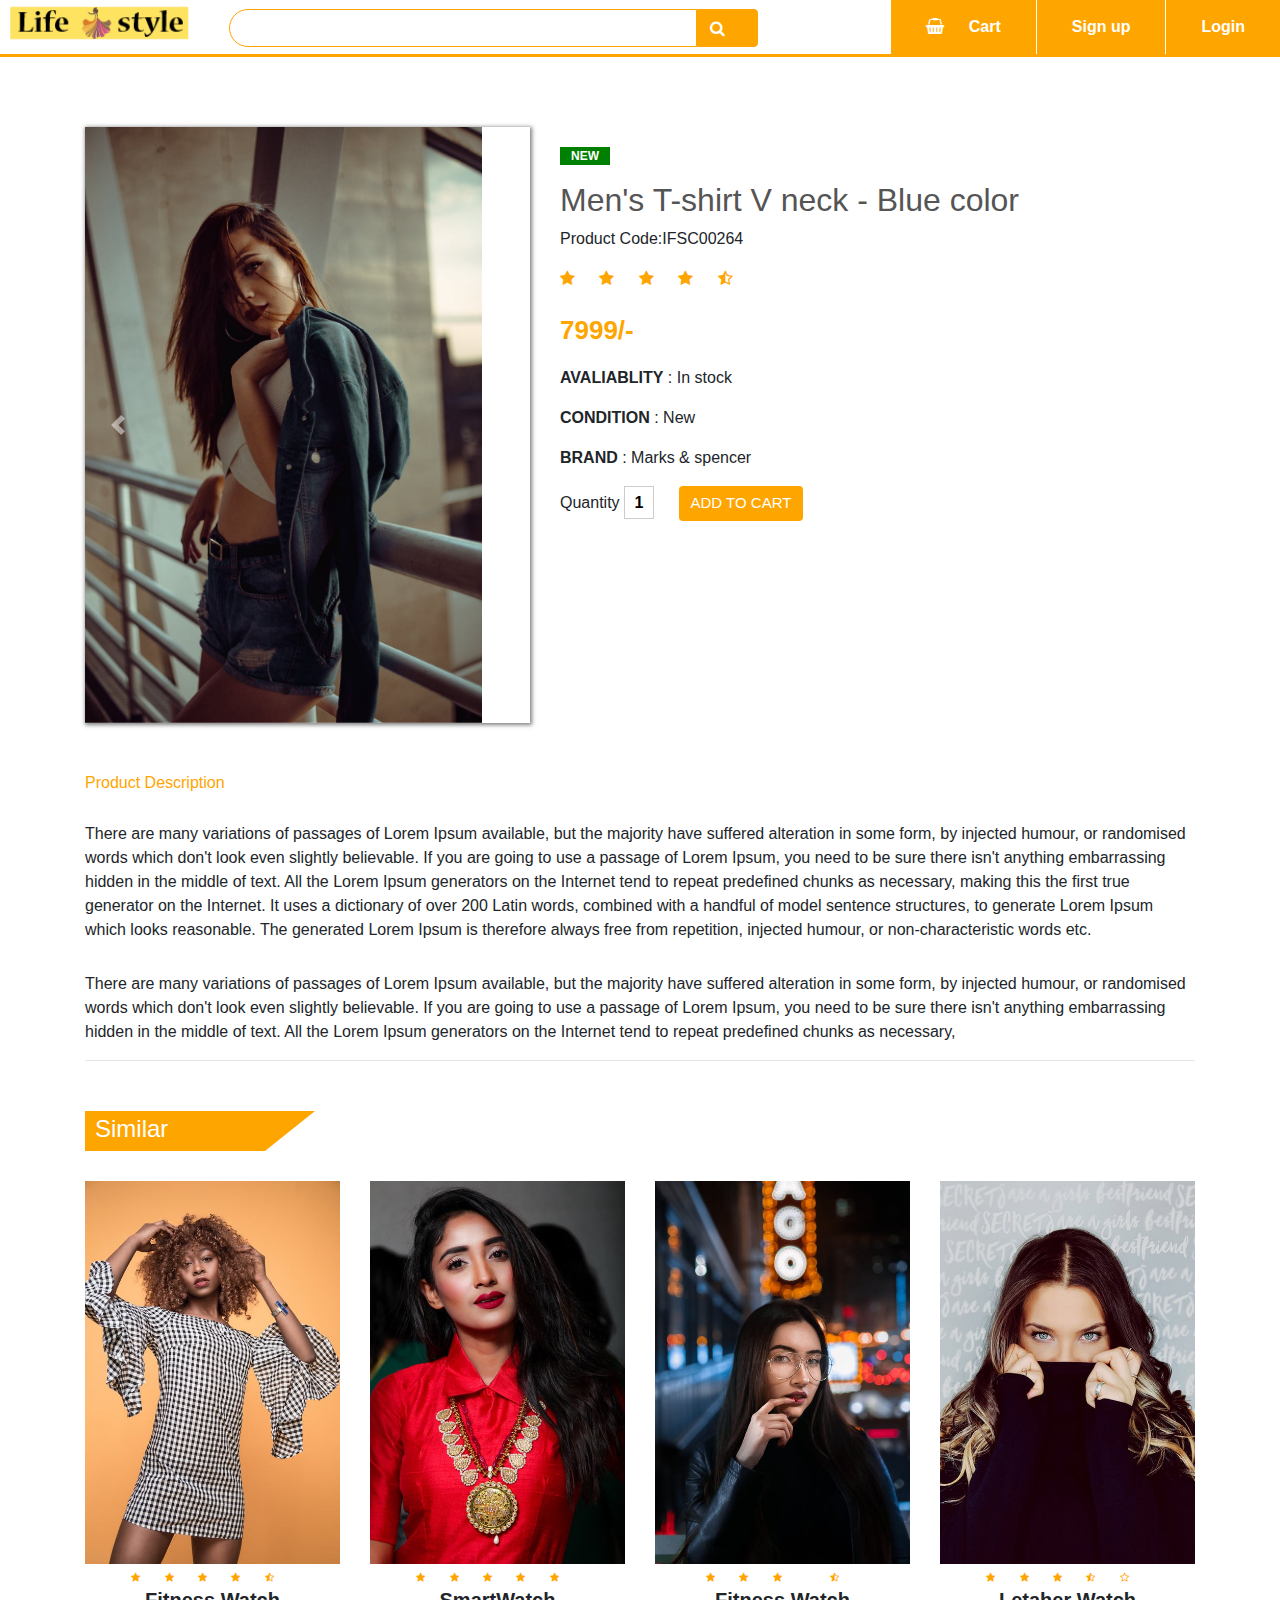
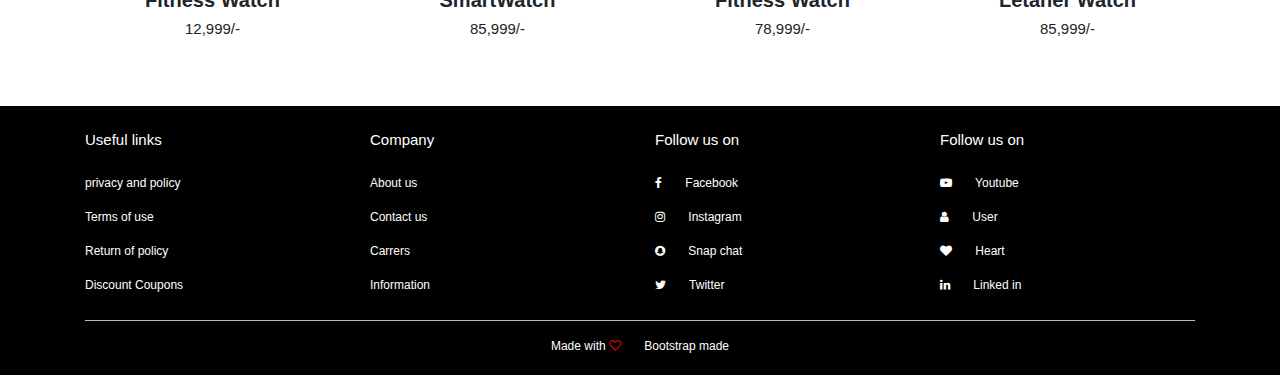
<file: shopping/product.html>
<!doctype html>
<html>
<head>
<meta charset="utf-8">
<title>Single page product</title>
	<link href="style.css" rel="stylesheet" type="text/css"/>
	<link rel="stylesheet" href="https://stackpath.bootstrapcdn.com/bootstrap/4.3.1/css/bootstrap.min.css" type="text/css"/>
	<link href="https://stackpath.bootstrapcdn.com/font-awesome/4.7.0/css/font-awesome.min.css" rel="stylesheet" type="text/css"/>
	<script src="https://code.jquery.com/jquery-3.3.1.slim.min.js"></script>
	<script src="https://stackpath.bootstrapcdn.com/bootstrap/4.3.1/js/bootstrap.min.js"></script>
</head>

<body>
	<div class="top-nav-bar">
	<div class="search-box">
		<i class="fa fa-bars" id="menu-btn" onclick="openmenu()"></i>
		<i class="fa fa-times" id="close-btn" onclick="closemenu()"></i>
		<a href="index.html"><img src="logo.png" class="logo"></a>
		<input type="text" class="form-control">
		<span class="input-group-text"><i class="fa fa-search"></i></span>
	</div>
		<div class="menu-bar">
			<ul>
			<li><a href="#"><i class="fa fa-shopping-basket"></i>Cart</a></li>
			<li><a href="#">Sign up</a></li>
			<li><a href="#">Login</a></li>
	        </ul>
		</div>
</div>
	<!----------------------------------Single page product------------------------------->
	<section class="single-product">
		<div class="container">
		<div class="row">
		<div class="col-md-5">
		<div id="product-slider" class="carousel slide carousel-fade" data-ride="carousel">
  <div class="carousel-inner">
    <div class="carousel-item active">
      <img src="pexels-photo-1856319.jpg" class="d-block">
    </div>
    <div class="carousel-item">
      <img src="pexels-photo-1977015.jpg" class="d-block">
    </div>
    <div class="carousel-item">
      <img src="pexels-photo-1987094.jpg" class="d-block">
    </div>

	 <a class="carousel-control-prev" href="#product-slider" role="button" data-slide="prev">
    <span class="carousel-control-prev-icon" aria-hidden="true"></span>
    <span class="sr-only">Previous</span>
  </a>
  <a class="carousel-control-next" href="#product-slider" role="button" data-slide="next">
    <span class="carousel-control-next-icon" aria-hidden="true"></span>
    <span class="sr-only">Next</span>
  </a>
  </div>
  </div>
  </div>
			<div class="col-md-7">
			<p class="new-arrival text-center">NEW</p>
				<h2>Men's T-shirt V neck - Blue color </h2>
				<p>Product Code:IFSC00264</p>
				<i class="fa fa-star"></i>
				<i class="fa fa-star"></i>
				<i class="fa fa-star"></i>
				<i class="fa fa-star"></i>
				<i class="fa fa-star-half-o"></i>
				
				<p class="price">7999/-</p>
				<p><b>AVALIABLITY</b> : In stock</p>
				<p><b>CONDITION</b> : New</p>
				<p><b>BRAND</b> : Marks & spencer</p>
				<label>Quantity</label>
				<input type="text" value="1">
				<button type="button" class="btn btn-primary">ADD TO CART</button>
				
			</div>
			</div>
		    </div>
	       </section>
		<!----------------------------------Product Description------------------------------->
	     <section class="product-description">
	     <div class="container">
			 <h6>Product Description</h6>
			 <p>There are many variations of passages of Lorem Ipsum available, but the majority have suffered alteration in some form, by injected humour, or randomised words which don't look even slightly believable. If you are going to use a passage of Lorem Ipsum, you need to be sure there isn't anything embarrassing hidden in the middle of text. All the Lorem Ipsum generators on the Internet tend to repeat predefined chunks as necessary, making this the first true generator on the Internet. It uses a dictionary of over 200 Latin words, combined with a handful of model sentence structures, to generate Lorem Ipsum which looks reasonable. The generated Lorem Ipsum is therefore always free from repetition, injected humour, or non-characteristic words etc.</p>
			 
			 <p>There are many variations of passages of Lorem Ipsum available, but the majority have suffered alteration in some form, by injected humour, or randomised words which don't look even slightly believable. If you are going to use a passage of Lorem Ipsum, you need to be sure there isn't anything embarrassing hidden in the middle of text. All the Lorem Ipsum generators on the Internet tend to repeat predefined chunks as necessary, </p>
			 <hr>
		 </div>
			 <div class="container">
		<div class="title-box">
		<h2>Similar</h2>
		</div>
		<div class="row">
		<div class="col-md-3">
			<div class="product-top">
				<img src="pexels-photo-833187.jpg">
			
			<div class="overlay-right">
				<button type="button" class="btn btn-secondary" value="quickshop"><i class="fa fa-eye"></i></button>
				<button type="button" class="btn btn-secondary" value="Add to Wishlist"><i class="fa fa-heart-o"></i></button>
				<button type="button" class="btn btn-secondary" value="Add to Cart"><i class="fa fa-shopping-cart"></i></button>
			</div>
			 </div>
			<div class="product-bottom text-center">
				<i class="fa fa-star"></i>
				<i class="fa fa-star"></i>
				<i class="fa fa-star"></i>
				<i class="fa fa-star"></i>
				<i class="fa fa-star-half-o"></i>
				<h3>Fitness Watch</h3>
				<h5>12,999/-</h5>
			</div>
	        </div>
			<div class="col-md-3">
			<div class="product-top">
				<img src="pexels-photo-1253364.jpg">
			
			<div class="overlay-right">
				<button type="button" class="btn btn-secondary" value="quickshop"><i class="fa fa-eye"></i></button>
				<button type="button" class="btn btn-secondary" value="Add to Wishlist"><i class="fa fa-heart-o"></i></button>
				<button type="button" class="btn btn-secondary" value="Add to Cart"><i class="fa fa-shopping-cart"></i></button>
			</div>
			 </div>
			<div class="product-bottom text-center">
				<i class="fa fa-star"></i>
				<i class="fa fa-star"></i>
				<i class="fa fa-star"></i>
				<i class="fa fa-star"></i>
				<i class="fa fa-star"></i>
				<h3>SmartWatch</h3>
				<h5>85,999/-</h5>
			</div>
	        </div>
			<div class="col-md-3">
			<div class="product-top">
				<img src="pexels-photo-1707828.jpg">
			
			<div class="overlay-right">
				<button type="button" class="btn btn-secondary" value="quickshop"><i class="fa fa-eye"></i></button>
				<button type="button" class="btn btn-secondary" value="Add to Wishlist"><i class="fa fa-heart-o"></i></button>
				<button type="button" class="btn btn-secondary" value="Add to Cart"><i class="fa fa-shopping-cart"></i></button>
			</div>
			 </div>
			<div class="product-bottom text-center">
				<i class="fa fa-star"></i>
				<i class="fa fa-star"></i>
				<i class="fa fa-star"></i>
				<i class="fa fa-star-"></i>
				<i class="fa fa-star-half-o"></i>
				<h3>Fitness Watch</h3>
				<h5>78,999/-</h5>
			</div>
	        </div>
			<div class="col-md-3">
			<div class="product-top">
				<img src="pexels-photo-905913.jpg">
			
			<div class="overlay-right">
				<button type="button" class="btn btn-secondary" value="quickshop"><i class="fa fa-eye"></i></button>
				<button type="button" class="btn btn-secondary" value="Add to Wishlist"><i class="fa fa-heart-o"></i></button>
				<button type="button" class="btn btn-secondary" value="Add to Cart"><i class="fa fa-shopping-cart"></i></button>
			</div>
			 </div>
			<div class="product-bottom text-center">
				<i class="fa fa-star"></i>
				<i class="fa fa-star"></i>
				<i class="fa fa-star"></i>
				<i class="fa fa-star-half-o"></i>
				<i class="fa fa-star-o"></i>
				<h3>Letaher Watch</h3>
				<h5>85,999/-</h5>
			</div>
	        </div>

		</div>
		
		</div>
	     </section>
	
	
	
	
	
	
	
	
	
	
	
	
	
	
	<!----------------------------------footer------------------------------->
	<section class="footer">
	<div class="container">
	<div class="row">
	<div class="col-md-3">
	<h1>Useful links</h1>	
	<p>privacy and policy</p>
	<p>Terms of use</p>
	<p>Return of policy</p>
	<p>Discount Coupons</p>
	</div>
	<div class="col-md-3">
	<h1>Company</h1>	
	<p>About us</p>
	<p>Contact us</p>
	<p>Carrers</p>
	<p>Information</p>
	</div>
	<div class="col-md-3">
	<h1>Follow us on</h1>	
	<p><i class="fa fa-facebook"></i>  Facebook</p>
	<p><i class="fa fa-instagram"></i>  Instagram</p>
	<p><i class="fa fa-snapchat"></i>  Snap chat</p>
	<p><i class="fa fa-twitter"></i>  Twitter</p>
	</div>
	<div class="col-md-3">
	<h1>Follow us on</h1>	
	<p><i class="fa fa-youtube-play"></i> Youtube</p>
	<p><i class="fa fa-user"></i>  User</p>
	<p><i class="fa fa-heart"></i>  Heart</p>
	<p><i class="fa fa-linkedin"></i> Linked in</p>
	</div>
	</div>	
	<hr>
		<p class="copyrights">Made with <i class="fa fa-heart-o"></i>  Bootstrap made</p>
	</div>
	</section>
	<script>
	function openmenu()
		{
			document.getElementById("side-menu").style.display="block";
			document.getElementById("menu-btn").style.display="none";
			document.getElementById("close-btn").style.display="block";
		}
		function closemenu()
		{
			document.getElementById("side-menu").style.display="none";
			document.getElementById("menu-btn").style.display="block";
			document.getElementById("close-btn").style.display="none";
		}
	
	
	
	</script>
	</body>
</html>
</file>
<file: DW Watch/style.css>
@charset "utf-8";
/* CSS Document */
@import url('https://fonts.googleapis.com/css2?family=Open+Sans+Condensed:ital,wght@1,300&family=Raleway:wght@500&display=swap');
html
{
	scroll-behavior: smooth;
}
*{
	margin: 0;
	padding: 0;
	box-sizing: border-box;
	outline: none;
	list-style-type: none;
	text-decoration: none;
	font-family: 'Raleway', sans-serif;
}
p
{
	margin-bottom: 15px;
	font-size: 14px;
	line-height: 20px;
	color: #a9a9a9;
}
.main-container
{
	position: relative;
}

/*nav bar */

.navbar
{
	width: 100%;
	height: 65px;
	display: flex;
	justify-content: space-around;
	align-items: center;
	position: absolute;
	margin-top: -50px!important;
	background:#faf6f6;
}
.logo a
{
	font-family: 'Open Sans Condensed', sans-serif;
	font-size: 34px;
	color:black;
}
.logo:hover
{
	transform: scale(1.1);
}
.navbar .nav-items ul
{
	display: flex;
}
.navbar .nav-items ul li
{
	text-transform: uppercase;
	margin: 0 10px;
}
.navbar .nav-items ul li a
{
	color: #a9a9a9;
}
.banner
{
	background:url("images/image1.jpg")no-repeat top center;
	width: 100%;
	height: 640px;
	background-size:cover;
	display: flex;
	justify-content: center;
	align-items: center;
	margin-top:50px;
	background-attachment: fixed;
}
.banner h1
{
	color: #FFFFFF;
	opacity: 0.7;
	text-transform: uppercase;
	line-height: 38px;
	margin-bottom: 15px;
}
.banner-content
{
	text-align: center;
}

.Moments,.women,.blog,.men
{
	padding: 3.6% 10% ;
	text-align: center;
}
h1.title
{
	margin-bottom: 20px;
	color:#767272;
	font-family: 'Raleway', sans-serif;
	font-size: 38px;
	text-transform: uppercase;
	word-spacing: 25px;
	
}
.btn a
{
	display: block;
	width: 180px;
	height: 35px;
	border: 2px solid #555151;
	line-height: 35px;
	margin: 25px auto 0;
	color:#767272;
	text-align: center;
}
.women
{
	background:#faf6f6;
}
.wimages
{
	display: flex;
	margin-top: 35px;
	justify-content: space-around;
}
.images-item
{
	width: 30%;
}
.images-item img
{
	width: 100%;
	margin-bottom: 25px;
}
.images-item img:hover
{
	transform: scale(1.1);
}
.images-item h3
{
	margin-bottom: 15px; 
	
}
.women h1
{
	letter-spacing:normal;
}
.images-item p
{
	color:#767272;
}
.form-input
{
	margin-bottom: 15px;
}
.form-input input[type="text"]
{
	width: 250px;
	padding: 12px 20px;
	border: 1px solid #ccc;
}
.form-input textarea
{
	width: 250px;
	padding: 12px 20px;
	height: 80px;
	border: 1px solid #ccc;
	resize: none;
}
.men
{
	background:#faf6f6;
}
.men-image .men-1
{
	display: flex;
	justify-content: space-between;
}
.men-image .men-1
{
	margin-bottom: 25px;
}
.men-image .mimages
{
	width: 40%;
	height: 300px;
	cursor: pointer;
	overflow: hidden;
}
.men-image .mimages image
{
	width: 100%;
	display: block;
	height: auto;
	transition: all 0.5s ease;
}
.men-image .mimages:hover image
{
	transform: scale(1.1)!important;
}
.men-image .men-2
{
	display: flex;
	justify-content: space-between;
}

.footer
{
	width: 100%;
	text-align: center;
	background:black;
	padding: 20px 0;
}
.footer a
{
	color: white;
}

@media (max-width:720px)
{
	.navbar
	{
		height: auto;
		flex-direction: column;
	}
	.navbar ul
	{
		flex-direction: column;
		text-align: center;
	}
	.logo
	{
		margin-bottom: 25px; 
	}
	.navbar ul li
	{
		margin-bottom: 5px;
	}
	.banner-content
	{
		margin-top: 35px;
	}
	.logo a
	{
		font-size: 35px;
	}
	.men-image .mimages image
	{
	    width:40%;
	    height:250px;
	}
	.men-image .mimages
   {
	    height: 250px;
	    width: 40%;
	    overflow: hidden;
   }
	.men-image .men-1
   {
	   display: flex;
	   justify-content: space-between;
   }
	.men-image .men-2
   {
	   display: flex;
	   justify-content: space-between;
   }
}
.arrow
{
	position: fixed;
	bottom: 25px;
	right: 25px;
	width: 40px;
	height: 40px;
	line-height: 45px;
	text-align: center;
	cursor: pointer;
	background:black;
	border-radius: 50%;
}
.arrow i
{
	width: 20px;
	height: 20px;
	z-index: 1;
}
</file>
<file: shopping/style.css>
@charset "utf-8";
/* CSS Document */
*
{
	margin: 0;
	padding: 0;
}
body
{
	background-color: #f1f3f4;
	font-family: sans-serif;
}
.top-nav-bar
{
	height: 57px;
	top: 0;
	position: sticky;
	background: #fff;
	margin-bottom: 20px;
	border-bottom: 3px solid orange;
	z-index: 2;
}
.logo
{
	height: 40px;
	margin: 5px 10px;
	
}
.form-control
{
	margin-top: 9px;
	margin-left: 30px;
	border: 1px solid orange !important;
	border-top-left-radius: 20px !important;
	border-bottom-left-radius: 20px !important;
	border-top-right-radius: 0 !important;
	border-bottom-right-radius: 0 !important;
	box-shadow: none !important;
}
.input-group-text
{
	background: orange !important;
	border:1px solid orange !important;
	margin: 8.5px 10px 3px 0px !important;
	border-top-left-radius: 0px !important;
	border-bottom-left-radius: 0px !important;
	border-top-right-radius: 20 !important;
	border-bottom-right-radius: 20 !important;
	cursor: pointer;
}
.search-box
{
	display: inline-flex;
	width: 60%;
}
.fa-search
{
	color: white;
}
.menu-bar 
{
	width: 40%;
	height: 57px;
	float: right;
}
.menu-bar ul
{
	display: inline-flex;
	float: right;
}
.menu-bar ul li
{
	border-left:1px solid #fff;
	list-style-type: none;
	padding: 15px 35px;
	text-align: center;
	background-color: orange;
	cursor: pointer;
}
.menu-bar ul li a
{
	font-size: 16px;
	font-weight: bold;
	color: #fff;
	text-decoration: none;
}
.fa-shopping-basket
{
	margin-right: 5px;
}
@media only screen and (max-width:980px)
{
	.top-nav-bar
	{
		height: 118px;
		border: 0;
	}
	.search-box
	{
		width: 100%;
	}
	.menu-bar
	{
		width: 100%;
	}
		.menu-bar ul
	{
		width: 100%;
		margin: 10px 0px;
	}
	.menu-bar ul li
	{
		height: 57px;
		width: 100%;
	}
}
/*-------------------------sidemenu-----------------------*/
.side-menu
{
	height: 79vh !important;
	width: 15%;
	font-size: 14px;
	float: left;
	z-index: 2;
	background-color: #ddd;
}
.side-menu ul
{
	margin-left: 10px;
}
.side-menu ul li
{
	list-style-type: none;
	font-weight: bold;
	cursor: pointer;
	margin-top: 10px;
}
.side-menu ul li:hover
{
	color: orange;
}
.side-menu ul li ul
{
	display: none;
	z-index: 10;
	top:77px;
}
.side-menu ul li:hover ul
{
	display: block;
	height: 400px;
	margin-left: 14%;
	padding: 0px 100px 10px 10px;
	position: fixed;
	background: #ececec;
	box-shadow: 1px 4px 1px 1px rgba(0,0,0,0.5);
}
.fa-angle-right
{
	margin-top: 4px;
	margin-right: 8px;
	float: right;
}
#menu-btn,#close-btn
{
	font-size: 30px;
	margin: 10px;
	color: orange;
	display: none;
}
@media only screen and (max-width:980px)
{
	.side-menu
	{
		width: 34%;
		z-index: 20;
		top: 133px;
		position: fixed;
		font-size: 12px;
		display: none;
	}
	.side-menu ul li ul
	{
		top: 133px;
	}
	.side-menu ul li:hover ul
	{
		margin-left: 31%;
	}
	#menu-btn
	{
		display: block;
	}
}
/*---------------------------------slider--------------------*/
.slider
{
	width: 85%;
	margin-left: 15%;
	padding: 0px 10px;
}
.carousel
{
	box-shadow: 1px 1px 4px 1px rgba(0,0,0,0.5);
}
.carousel-indicators
{
	z-index: 1 !important;
}
.carousel-item img
{
	height: 596px;
}
@media only screen and (max-width:980px)
{
	.slider
	{
		width: 100%;
		margin-left: 0px;
	}
	.carousel-item img
	{
		height: 350px;
	}
	
}
/*---------------------------------featured categories--------------------*/
.featured-categories
{
	margin: 50px 0px;
}
.featured-categories img
{
	width: 100%;
	padding: 20px 0px;
	transition: 1s;
	cursor: pointer;
}
.featured-categories img:hover
{
	transform: scale(1.1);
}
/*---------------------------------on sale--------------------*/
.title-box
{
	background-color: orange;
	color: #fff;
	width: 180px;
	padding: 4px 10px;
	height: 40px;
	margin-bottom: 30px;
	display: flex;
}
.title-box h2
{
	font-size:24px;
}
.title-box::after
{
	content: '';
	border-top: 40px solid orange;
	border-right: 50px solid transparent;
	position: absolute;
	display: flex;
	margin-top: -4px;
	margin-left: 170px;
	
}
/*---------------------------------product top--------------------*/

.product-top img
{
	width: 100%;
}
.overlay-right
{
	display: block;
	opacity: 0;
	position: absolute;
	top: 10%;
	margin-left: 0;
	width: 70px;
	
}
.overlay-right .fa
{
	cursor: pointer;
	background-color: #fff;
	color: #000;
	height: 35px;
	width: 35px;
	font-size: 20px;
	padding: 7px;
	margin-top: 5%;
	margin-bottom: 5%;
}
.overlay-right .btn-secondary
{
	background: none !important;
	border: none !important;
	box-shadow: none !important;
}
.product-top:hover .overlay-right
{
	opacity:1;
	margin-left: 5%;
	transition: 0.5s;
}
/*---------------------------------product bottom--------------------*/
.product-bottom .fa
{
	color: orange;
	font-size: 10px;
	
}
.product-bottom h3
{
	font-size: 20px;
	font-weight: bold;
}
.product-bottom h5
{
	font-size: 15px;
	padding-bottom: 10px;
}
.new-products
{
	margin: 50px 0px;
}
/*---------------------------------website features--------------------*/
.website-features
{
	margin: 60px 0px;
}
.website-features img
{
	width: 20%;
}
.feature-text
{
	margin-top: 10px;
	float: right;
	width: 80%;
	padding-left: 20px;
}
.feature-box
{
	padding-top: 20px;
}
/*---------------------------------footer--------------------*/
.footer
{
	margin-top: 50px;
	background: #000;
	color: #fff;
}
.footer h1
{
	font-size: 15px;
	margin: 25px 0px;
}
.footer p
{
	font-size: 12px;
}
.copyrights
{
	margin-bottom: -80px;
	font-size: 15px;
	padding-bottom: 20px;
	text-align: center;
}
.fa-heart-o
{
	color: red;
	font-size: 15px;
}
.footer hr
{
	margin-top: 10px;
	background-color: #ccc;
}
.footer.row,.fa
{
	padding-right: 20px;
	font-size: 15px;
}
/*---------------------------------Single page product--------------------*/
.single-product
{
	margin-top: 70px;
}
.new-arrival 
{
	background: green;
	width: 50px;
	color: #fff;
	font-size: 12px;
	font-weight: bold;
	margin-top: 20px;
}
.col-md-7 h2
{
	color: #555;
}
.single-product .fa
{
	color: orange;
}
.single-product .price
{
	color: orange;
	font-size: 26px;
	font-weight: bold;
	padding-top: 20px;
}
.single-product input
{
	border: 1px solid #ccc;
	height: 33px;
	font-weight: bold;
	width: 30px;
	text-align: center;
}
.single-product .btn-primary
{
	color: #fff;
	background: orange !important;
	font-size: 15px;
	margin-left: 20px;
	border: none;
	box-shadow: none !important;
}
/*---------------------------------product description--------------------*/
.product-description h6
{
	margin-top: 50px;
	color: orange;	
}
.product-description p
{
	margin-top: 30px;
}
.product-description hr
{
	margin-bottom: 50px;
}
</file>
<file: Ticket/style.css>
@charset "utf-8";
/* CSS Document */
html
{
	scroll-behavior: smooth;
}
*{
	margin: 0;
	padding: 0;
	box-sizing: border-box;
	outline: none;
	list-style-type: none;
	text-decoration: none;
}
.header
{
	position: relative;
}

/*nav bar */

.navbar
{
	width: 100%;
	height: 70px;
	display: flex;
	justify-content: space-around;
	align-items: center;
	position: absolute;
	background:#fff;
}
.logo a
{
	font-family:Cambria, "Hoefler Text", "Liberation Serif", Times, "Times New Roman", "serif";
	font-size: 34px;
	color: #185A71;	
}
.navbar .nav-items ul
{
	display: flex;
}
.navbar .nav-items ul li
{
	text-transform: uppercase;
	margin: 0 10px;
}
.navbar .nav-items ul li a
{
	color:black;
	font-size: 18px;
}
* {
  box-sizing: border-box;
}

.column {
  float: left;
  width: 33.33%;
  padding: 0px;
}

/* Clearfix (clear floats) */
.row::after {
  content: "";
  clear: both;
  display: table;
}
.column h1
{
	margin-top: -25%;
	margin-left: 10%;
	color: white;
}
.column p
{
	margin-left: 10%;
	color: white;
}
button
{
	border: none;
	font-size:20px;
	padding: 3px;
	background-color:#185A71;
	color: white;
	width: 150px;
	border-radius: 12px;
	cursor: pointer;
}
.toprated
{
	height: 50%;
}
.toprated img
{
	margin-top: 20px;
	height: 650px!important;
	width: 100%;
	padding: 5px;
	
}
.toprated h1
{
	margin-top: -25%;
	margin-right: 10%;
}
.toprated p
{
	margin-right: 10%;
	color: white;
}
* {
  box-sizing: border-box;
}

.bg-img {
  /* The image used */
  background-image:url("imgaes/popcorn-movie-party-entertainment.jpg");
background-attachment: fixed;

  min-height: 650px;

  /* Center and scale the image nicely */
  background-position: center;
  background-repeat: no-repeat;
  background-size: cover;
  position: relative;
padding-top: 5px;
	opacity: 0.9;
}

/* Add styles to the form container */
.container {
  position: absolute;
  right: 0;
  margin: 180px;
  max-width: 400px;
  padding: 20px;
  background-color: white;
box-shadow: 0 12px 32px rgba(0,0,0,.5);
}

/* Full-width input fields */
input[type=text], input[type=password] {
  width: 100%;
  padding: 15px;
  margin: 5px 0 22px 0;
  border: none;
  background: #f1f1f1;
}

input[type=text]:focus, input[type=password]:focus {
  background-color: #ddd;
  outline: none;
}

/* Set a style for the submit button */
.btn {
  background-color:#C80407;
  color: white;
  padding: 16px 20px;
  border: none;
  cursor: pointer;
  width: 100%;
  opacity: 0.9;
}

.btn:hover {
  opacity: 1;
}
	
.subscribe p
{
   text-align: center;	
margin-top: 20px;
}
input 
{
	text-align: center;
	border: 2px solid #000000;
	width: 50px;
}
text
{
	text-align: center;
	border: 2px solid #000000;
	width: 50px;
}
.content
{
	background-color: black;
	width: 100%;
	height: 250px;
	margin-top: 20px;
}
.column1 {
  float: left;
  width: 33.3%;
  height: 250px;
}
.column1 h2
{
	color: white;
	margin-top: 50px;
}
.column1 p
{
	color: white;
	margin-top: 50px;
}
@media (max-width:720px)
{
	.navbar
	{
		height: auto;
		flex-direction: column;
	}
	.navbar ul
	{
		flex-direction: column;
		text-align: center;
	}
	.logo
	{
		margin-bottom: 15px; 
	}
	.navbar ul li
	{
		margin-bottom: 10px;
	}
	.column {
  float: left;
  width: 100%;
  padding: 0px;
height:400px;
}
	.column img
	{
		height: 100%;
		width: 100%;
	}
	.column h1
	{
		font-size: 25px;
		color: white;
	}
	.column p
	{
		font-size: 20px;
	}
	.toprated
{
	height: 33%;
}
.toprated img
{
	margin-top: 20px;
	height:100%!important;
	width: 100%;
	padding: 0px 0px 5px 0px;
	
}
	.bg-img {
  /* The image used */
  background-image:url("imgaes/popcorn-movie-party-entertainment.jpg");
background-attachment: fixed;

  min-height: 450px;
		width: 100%!important;

  /* Center and scale the image nicely */
  background-position: center;
  background-repeat: no-repeat;
  background-size: cover;
  position: relative;
padding-top: 5px;
	opacity: 0.9;
}
	.container {
  position: absolute;
  right: 0;
  margin: 100px;
  max-width:400px!important;
  padding: 20px;
  background-color: white;
}

/* Full-width input fields */
input[type=text], input[type=password] {
  width: 100%;
  padding: 15px;
  margin: 5px 0 22px 0;
  border: none;
  background: #f1f1f1;
}

input[type=text]:focus, input[type=password]:focus {
  background-color: #ddd;
  outline: none;
}

/* Set a style for the submit button */
.btn {
  background-color:#C80407;
  color: white;
  padding: 16px 20px;
  border: none;
  cursor: pointer;
  width: 100%;
  opacity: 0.9;
}

.btn:hover {
  opacity: 1;
}
	.subscribe p
{
   text-align: center;	
margin-top: 20px;
}
input 
{
	text-align: center;
	border: 2px solid #000000;
	width: 50px;
}
text
{
	text-align: center;
	border: 2px solid #000000;
	width: 50px;
}
.content
{
	background-color: black;
	width: 100%;
	height: 250px;
	margin-top: 20px;
}
.column1 {
  float: left;
  width: 33.3%;
  height: 250px;
}
.column1 h2
{
	color: white;
	margin-top: 50px;
	font-size: 20px;
}
.column1 p
{
	color: white;
	margin-top: 50px;
	font-size: 20px;
}
	.subscribe h1
	{
		font-size: 30px;
	}
}
</file>
<file: apple/style.css>
@charset "utf-8";
/* CSS Document */
html
{
	scroll-behavior: smooth;
}
body
{
	margin: 0;
	padding: 0;
	font-family: 'Rubik', sans-serif;
	
}
.header
{
	background-image: linear-gradient(to right,#000000,#000000);
	background-attachment: fixed;
	background-size: cover;	
}
.navbar
{
	padding-top: 32px !important;
}
.nav-item
{
	margin-left: 40px;
	margin-bottom: 10px;
}
.nav-link
{
	color:#9B9595 !important;
	font-size: 20px !important;
	padding: 0 05 0 0 !important;
	display: unset !important;
	font-family:Baskerville, "Palatino Linotype", Palatino, "Century Schoolbook L", "Times New Roman", "serif";
	
}
 .navbar.navbar a
{
	color:#FFFFFF;
	
	font-size: 40px;
}
.fa-bars
{
	color: #FFF9F9;
	font-size: 40px !important;
}
.navbar-toggler
{
	border: 0  !important;
	outline: none  !important;
	padding: initial;
	
}
.nav-link:hover
{
 color: #fff !important;
}
.banner{
	margin-top: 8%;
	color: #FCFCFC;
}
.banner h1
{
	margin: 80px 0px 50px;
	font-weight: 500;
	font-size: 50px;
	color: #9B9595;
}
.banner img
{
	max-height:660px;
	opacity: 0.9;
	margin-top: 100px;
	margin-bottom: 131px;
}
.banner img:hover
{
	transform: scale(1.1);
}
.banner a
{
	padding: 12px;
	width: 150px;
	display: inline-block;
	background:#000000;
	text-decoration: none !important;
	color: #fff;
	border:2px solid #fff;
	border-radius: 5px;
	text-align: center;
	margin-top: 30px;
	font-size: 14px;
}
.banner a:hover
{
	color: #fff;
}
.express-btn
{
	background: #9B9595!important;
	color: #000!important;
	margin-right: 5px;
}
.banner p
{  
	font-size: 25px;
	color: #fff;
}
.featured-categories
{
	
	background-color: black;
}
.navbar-brand img
{
	width: 60px;
	height: 60px;
	margin-bottom: 15px;
}
.featured-categories img
{
	width: 320px;
	height: 340px;
	padding: 0px 0px;
	transition: 1s;
	cursor: pointer;
	margin: 0px 0px;
}
.featured-categories img:hover
{
	transform: scale(1.1);
}
.featured-categories  h5 
{
 color:#AEACAC;
	font-family:Gotham, "Helvetica Neue", Helvetica, Arial, "sans-serif";
margin-left: 50px;
}
.fa-angle-right
{
	color:#0B53C0;
	cursor: pointer;
}

.button-buy
{
    color:black;
	background-color: white;
	border:none;
	
}
#watch
{
	background-color: black;
}
.col-sm-4 li 
{
	 color:#AEACAC;
	list-style-type: none;
}
.col-sm-4 h5
{
	color:#0B53C0;
	
}
.col-sm-4 img:hover
{
	transform: scale(1.1);
}


@media screen and (max-width:900px)
{
	.featured-categories img
	{
		width:75%;
		height: 350px;
		margin-left: 65px;
	}
	.featured-categories  h5 
	{
		margin-left: 130px;
	}
	.col-md-3{
		text-align: center;
		
	}
}
.new-product h1
{
	text-align: center;
	margin-top: 30px;
	font-size: 40px;
}
.new-product
{
	background-color: black;
}
.gallery
{

	width: 100%;
	height: 100%;
	display: flex;
	margin: 0% auto 0;
	box-sizing: border-box;
	
}
.image-box
{
	margin: 0 1%;
	flex-grow: 1;
	flex-basis: 0;
	transition: .5s;
	margin-top: 8%;
	margin-bottom: 8%;
	
}
.image-box img
{
	height: 70vh;
	width: 100%;
	object-fit: cover;
	transition: .5s;
	
}
.image-box:hover
{
	flex-basis: 40%;
}
.active
{
	flex-basis: 50%;
}
.gallery .active:hover
{
	flex-basis: 0;
}
.image-box:nth-child(1):hover
{
	flex-basis: 40%;
}


.our-team
{
	margin: -10px 0px;
	
	background-color: black;
	margin-top: -10px;
	
}
.our-team h1
{
	text-align: center;
	font-weight: bold;
	letter-spacing:3px;
	padding-bottom: 60px;
	color:#AEACAC;
}

.profile
{
	margin-top: 90px;
	margin-bottom: 120px;
}
.profile .image
{
	opacity: 1;
	display: block;
	position: relative;
}
.profile h2
{
	font-size: 22px;
	font-weight: bold;
	margin-top: 15px;
	color:#AEACAC;
}
.profile h3
{
	font-size: 15px;
	font-weight: bold;
	margin-top: 15px;
	color:#AEACAC;
}
.image ul
{
	margin: 0px;
	padding: 20px 0px;
	position: absolute;
	z-index: 1;
	bottom: 0;
	display: block;
	top:50%;
	transform: translateX(-50%);
	opacity: 0;
	color:#AEACAC;
}
.image ul li p
{
	width: 30px;
	height: 30px;
	border: 1px solid #fff;
	border-radius: 50%;
	margin: 10px;
	padding: 7px;
	display: inline-block;
	color:#AEACAC;
	margin-bottom: 150px;
}
.image ul li p
{
	color:#AEACAC!important;
}
.image a
{
	color: #fff;
}
.image img
{
	width: 260px;
	height: 300px;
	margin-bottom: 30px;
}
.image img:hover
{
	transform: scale(1.1);
}
.contactform
{
	background-color: rgba(0,0,0,0.6);
	color: white;
	padding: 20px;

}
#contact-us
{
	background-color: black;
	background-size: cover;
}
hr
{
	background: white;
}
.col-md-6
{
	color: #AEACAC;
}
.footer
{
	background: #000000;
	padding-top: 0px;
	
}
.footer h2
{
	color: #fff;
	font-weight: 500;
	margin: 70px 0px;
	font-size: 25px;
}
.footer input
{
	width: 60%;
	background: transparent;
	outline: none;
	border: 0;
	border-bottom: 1px solid #fff;
	padding: 10px;
	text-align: center;
	margin-bottom: 30px;
	color: #FFFFFF;
}
::placeholder
{
	color: #efefef;
	font-size: 13px;
}
.footer button 
{
	padding:6px;
	width: 180px;
	display: block;
	margin: auto;
	color: #fff;
	border: 1px solid #fff;
	font-size: 20px;
	background: transparent;
}
.footer small
{
	font-size: 20px;
	padding: 70px;
	padding-bottom: 20px;
	color: #fff;
	display: block;
	
}
.footer
{
	margin-top: 0px;
	background: #000;
	color: #fff;
}
.footer h1
{
	font-size: 15px;
	margin: 25px 0px;
	font-size: 20px;
}
.footer p
{
	font-size: 18px;
}
.copyrights
{
	margin-bottom: -80px;
	font-size: 15px;
	padding-bottom: 20px;
	text-align: center;
}
.fa-heart-o
{
	color: red;
	font-size: 15px;
}
.footer.row,.fa
{
	padding-right: 20px;
	font-size: 15px;
}
.col-md-3
{
	margin-top: -10px;
	color:#AEACAC;
	cursor: pointer;
}
#myBtn {
  display: none;
  position: fixed;
  bottom: 20px;
  right: 30px;
  z-index: 99;
  font-size: 18px;
  border: none;
  outline: none;
  background-color: white;
  color: black;
  cursor: pointer;
  padding: 15px;
  border-radius: 4px;
	margin-top: 30px;
}

#myBtn:hover {
  background-color:#AEACAC;
 transform: scale(1.1);
}
</file>
